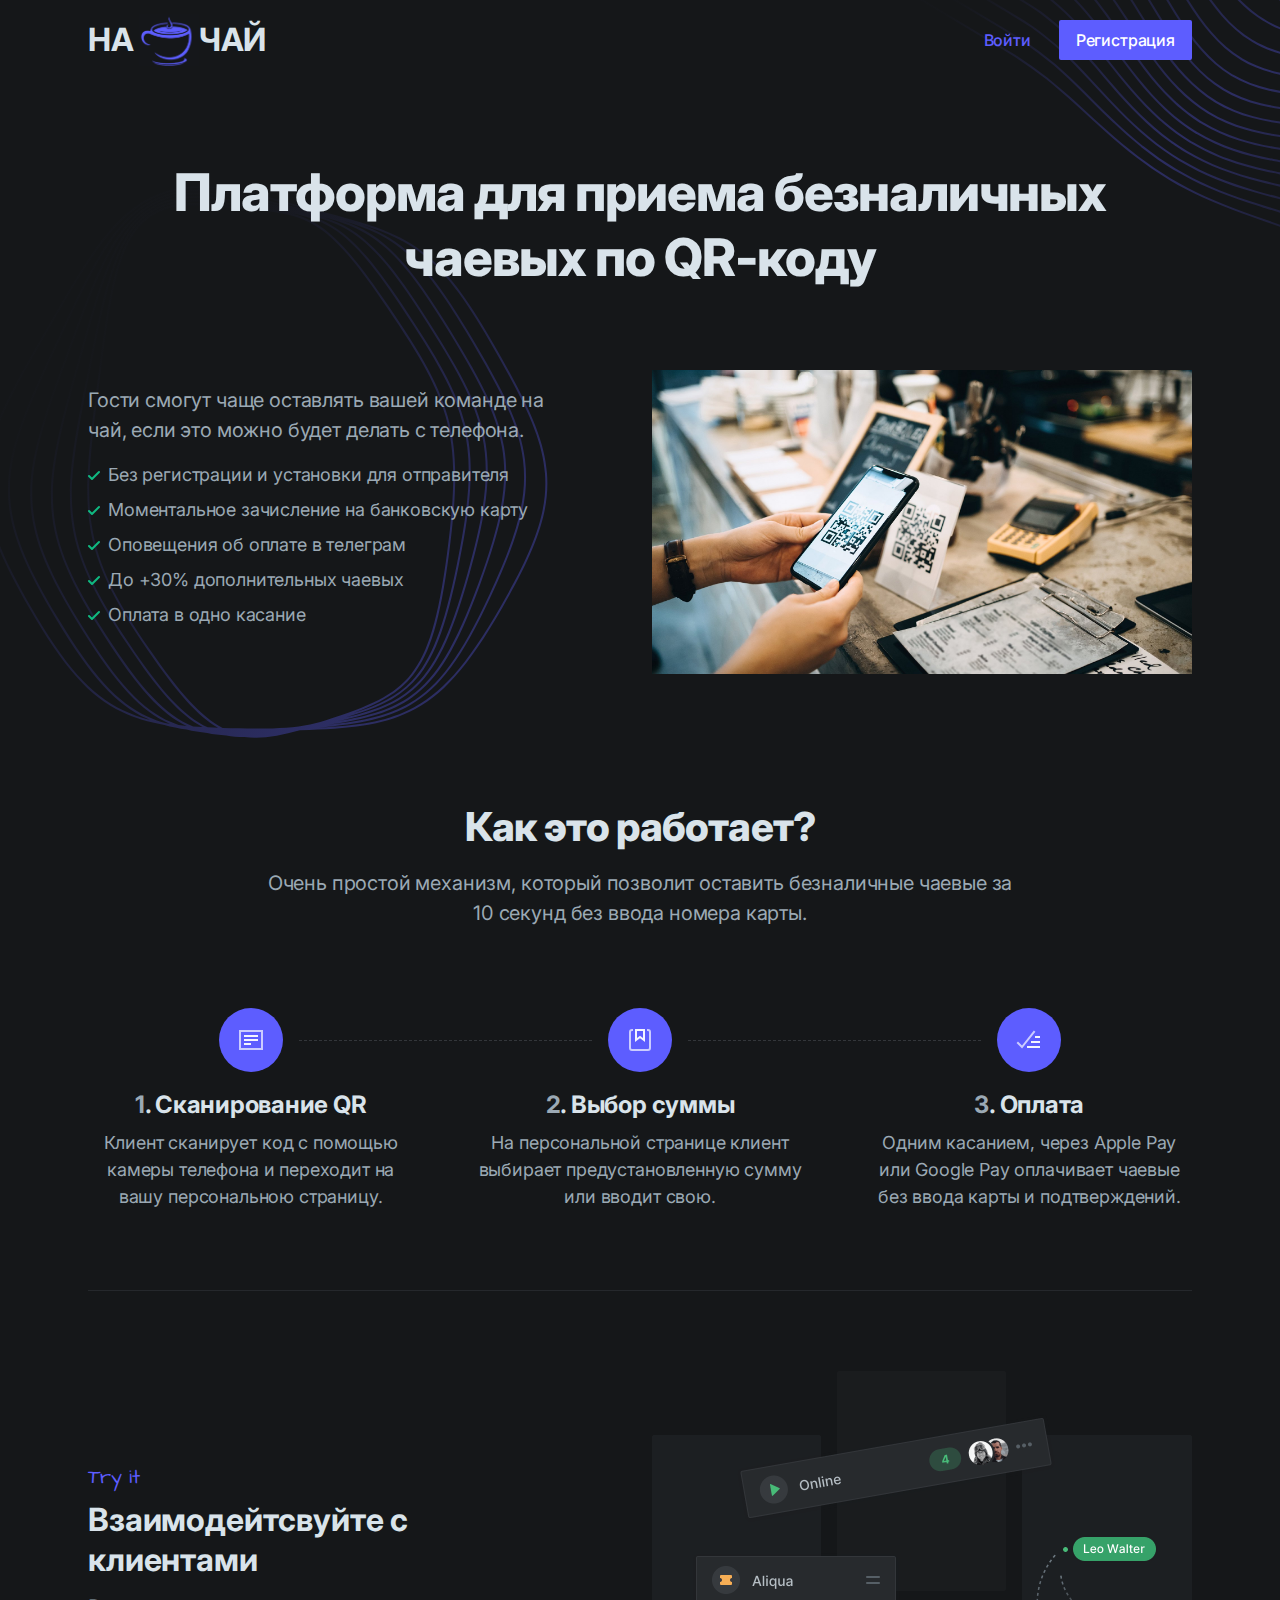
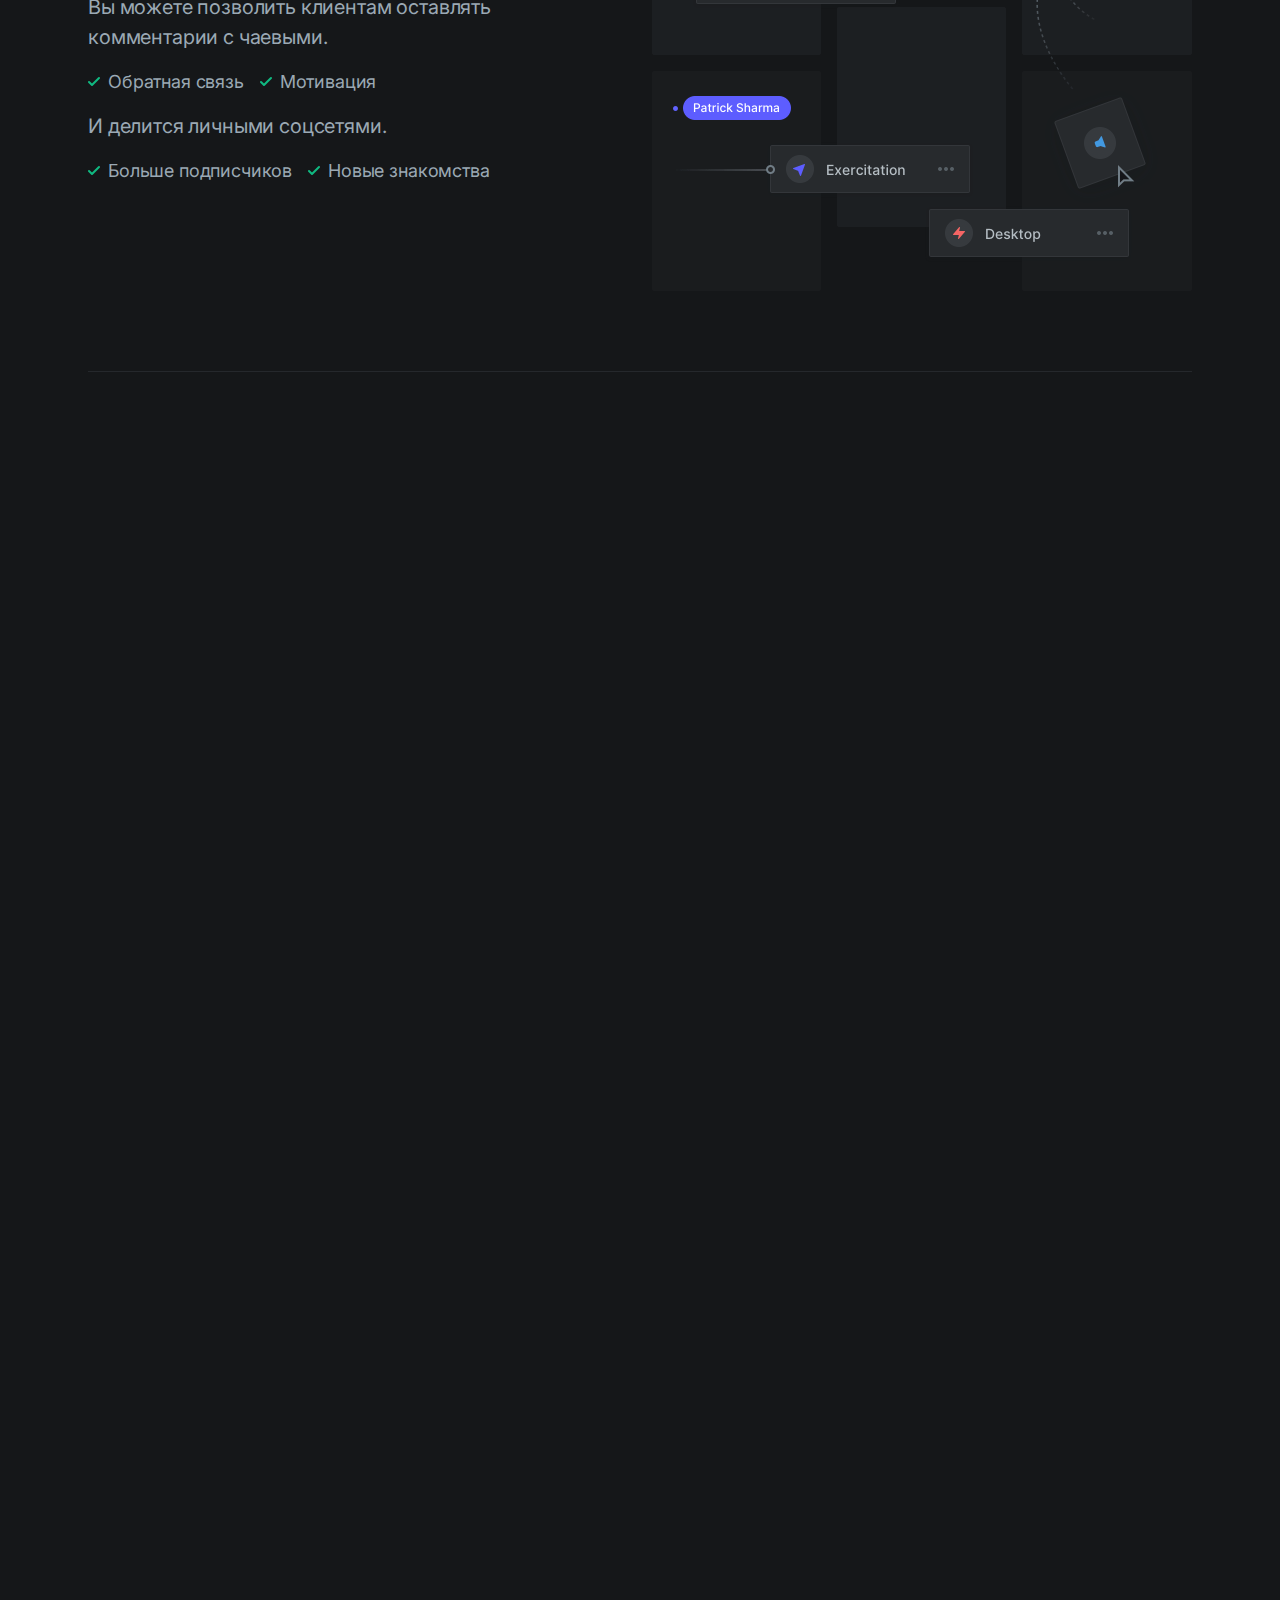
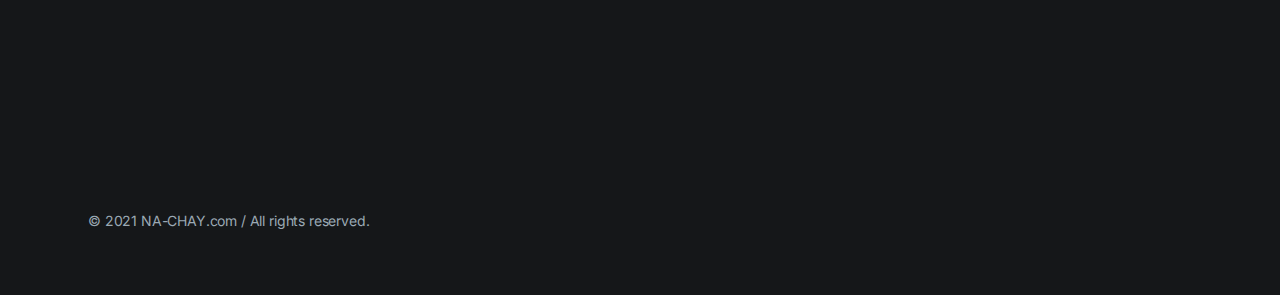
<file: index.html>
<!DOCTYPE html>
<!-- saved from url=(0035)https://preview.cruip.com/open-pro/ -->
<html lang="en">

<head>
  <meta http-equiv="Content-Type" content="text/html; charset=UTF-8">
  <title>На чай - Платформа для приема безналичных чаевых по QR-коду</title>
  <meta name="viewport" content="width=device-width,initial-scale=1">
  <meta name="mobile-web-app-capable" content="yes">
  <meta name="theme-color" content="#fff">
  <meta name="application-name" content="open-pro-html">
  <meta name="apple-mobile-web-app-capable" content="yes">
  <meta name="apple-mobile-web-app-status-bar-style" content="black-translucent">
  <meta name="apple-mobile-web-app-title" content="open-pro-html">
  <link href="./static/style.1da29ca7cebf653459d9.css" rel="stylesheet">
</head>

<body class="rf fj j ft fz" data-aos-easing="ease-out-sine" data-aos-duration="600" data-aos-delay="0">
  <div class="ng nx ob ut">
    <header class="av la ll">
      <div class="og iw up ho">
        <div class="ng nq rr rj">
          <div class="ng ro sc">
            <h3 class="h3 aos-init aos-animate" style="margin:auto; margin-right:5px;" data-aos="fade-up">НА </h3>
            <a class="nv" href="" aria-label="Na-chay.com">
              <img src="./static/na-chay-logo.png" width="60" height="60" alt="">
            </a>
            <h3 class="h3 aos-init aos-animate" style="margin:auto;" data-aos="fade-up">ЧАЙ</h3>
          </div>
          <nav class="nw hm h_">
            <ul class="ng rs rt nk nq">
              <li><a class="rc text-purple-600 fm up ul ng nq cu cp cc" href="">Войти</a></li>
              <li><a class="r az tr th sf" href="">Регистрация</a></li>
            </ul>
          </nav>
          <div class="hy" x-data="{ expanded: false }">
            <button class="l" :class="{ &#39;active&#39;: expanded }" @click.stop="expanded = !expanded" aria-controls="mobile-nav" :aria-expanded="expanded">
              <span class="g">Меню</span>
              <svg
                class="lr rw a_ fn fm cu cp cc" viewBox="0 0 24 24" xmlns="http://www.w3.org/2000/svg">
                <rect y="4" width="24" height="2" rx="1"></rect>
                <rect y="11" width="24" height="2" rx="1"></rect>
                <rect y="18" width="24" height="2" rx="1"></rect>
              </svg>
            </button>
            <nav id="mobile-nav" class="av ak lf ax la up ho ut co cv cc" x-ref="mobileNav" :style="expanded ? &#39;max-height: &#39; + $refs.mobileNav.scrollHeight + &#39;px; opacity: 1&#39; : &#39;max-height: 0; opacity: .8&#39;"
              @click.away="expanded = false" @keydown.escape.window="expanded = false" style="max-height: 0; opacity: .8">
              <ul class="_ up ua">
                <li><a class="ng rc la text-purple-600 fm ua rn" href="">Войти</a></li>
                <li><a class="rc la ny nq rn nu tg up ua iv nn az tr th cu cp cc" href="">Регистрация</a></li>
              </ul>
            </nav>
          </div>
        </div>
      </div>
    </header>
    <main class="rs">
      <div class="am og iw rd ap" aria-hidden="true"><svg class="av ay ab ly lj os" width="722" height="320" fill="none" xmlns="http://www.w3.org/2000/svg">
          <defs>
            <lineargradient id="illustration-01" x1="-4.14" y1="43.12" x2="303.145" y2="391.913" gradientUnits="userSpaceOnUse">
              <stop stop-color="#5D5DFF" stop-opacity=".01"></stop>
              <stop offset=".538" stop-color="#5D5DFF" stop-opacity=".32"></stop>
              <stop offset="1" stop-color="#5D5DFF" stop-opacity=".01"></stop>
            </lineargradient>
          </defs>
          <path
            d="M292.512 0h-2.485c4.1 5.637 8.143 10.76 12.185 15.446 9.096 10.552 19.043 19.174 29.583 25.644l1.077.653c10.95 6.545 23.653 11.451 37.755 14.581 10.83 2.404 22.918 4.156 36.801 5.33 1.983.167 4.003.323 6.061.467l8.683.586 13.802.908c7.255.481 14.609.992 21.813 1.59 15.862 1.32 29.664 3.387 42.19 6.323 12.94 3.037 25.656 7.543 37.793 13.392 10.864 5.262 21.212 11.088 33.257 18.156l4.89 2.881 8.261 4.882 8.936 5.294c4.433 2.63 8.802 5.225 13.05 7.75l111.75 66.854-.302 17.311-119.133-71.27-8.026-4.755c-5.739-3.402-11.479-6.804-17.226-10.201l-8.627-5.093-2.22-1.304c-9.734-5.702-20.902-12.052-32.624-17.476-12.24-5.606-25.329-9.783-38.902-12.416-12.707-2.466-26.845-4.136-43.222-5.103-5.134-.304-10.349-.577-15.499-.837l-12.699-.634c-5.501-.278-11.071-.572-16.549-.903-16.278-.983-30.242-2.79-42.691-5.52-13.922-3.054-26.434-7.865-37.189-14.297l-.216-.13c-10.674-6.415-20.743-15.096-29.926-25.804-7.789-9.08-15.45-19.67-23.372-32.305h-2.375c8.231 13.22 16.162 24.228 24.215 33.613 9.087 10.589 19.033 19.232 29.585 25.71l1.05.638c10.95 6.546 23.663 11.436 37.786 14.533 12.543 2.753 26.61 4.574 43 5.565 6.569.396 13.266.739 19.819 1.066l9.412.47c5.157.26 10.38.533 15.519.837 16.294.964 30.346 2.622 42.959 5.07 13.438 2.609 26.375 6.737 38.446 12.27 11.344 5.25 22.063 11.267 34.668 18.686 11.234 6.623 22.437 13.273 33.62 19.911l.134.079L717.605 210.4l-.118 6.611-9.378 5.2-118.373-70.814-5.613-3.333c-6.164-3.66-12.333-7.322-18.511-10.98l-9.728-5.749c-10.269-6.053-22.289-12.98-34.985-18.587-12.052-5.285-25.318-9.17-39.43-11.549-12.67-2.137-26.94-3.58-43.621-4.412a2849 2849 0 00-9.384-.446l-12.33-.569c-7.68-.36-15.464-.752-23.091-1.24-16.073-1.029-29.986-2.919-42.533-5.775-13.463-3.07-25.643-7.76-36.221-13.946l-1.1-.652c-10.681-6.42-20.782-15.045-30.025-25.638-8.423-9.651-16.628-20.952-25.086-34.547-2.86-4.598-5.712-9.285-8.535-13.974h-2.353c3.03 5.04 6.097 10.089 9.174 15.034 8.522 13.69 16.789 25.075 25.276 34.805 9.117 10.456 19.078 19.029 29.623 25.503l1.107.67c10.957 6.551 23.633 11.496 37.678 14.698 12.632 2.88 26.648 4.784 42.85 5.822 7.628.488 15.41.88 23.084 1.24l8.893.411c4.29.197 8.577.395 12.857.607l2.743.143c15.419.84 28.74 2.232 40.645 4.241 13.952 2.352 27.06 6.192 38.957 11.41 11.732 5.179 22.905 11.511 32.637 17.221l2.138 1.258a8484.147 8484.147 0 0118.821 11.139l15.013 8.911 117.373 70.217-15.197 8.425-109.893-65.739a12699.359 12699.359 0 00-33.842-20.079l-2.513-1.48c-10.108-5.938-20.911-12.023-32.56-16.979-11.955-5.048-25.326-8.759-39.741-11.026-12.693-1.997-26.58-3.346-43.705-4.248l-14.663-.763c-9.945-.525-20.054-1.099-29.906-1.866-15.822-1.231-29.613-3.321-42.162-6.387-13.681-3.341-26.103-8.316-36.925-14.783l-.238-.142c-10.726-6.447-20.889-14.965-30.212-25.321-8.603-9.56-16.927-20.658-25.447-33.931-6.08-9.475-12.083-19.349-17.921-29.011h-2.336c1.509 2.496 3.032 5.009 4.56 7.525 2.933 4.83 5.897 9.678 8.894 14.474.465.745.933 1.48 1.401 2.217.278.438.556.875.833 1.315l1.922 3.046.968 1.52c8.573 13.361 16.963 24.544 25.646 34.19 9.188 10.206 19.186 18.655 29.736 25.131l1.174.712c10.991 6.569 23.6 11.619 37.474 15.009 12.661 3.092 26.556 5.198 42.483 6.437 9.865.768 19.977 1.343 29.925 1.868l14.695.766c17.014.891 30.836 2.234 43.498 4.225 14.254 2.242 27.468 5.907 39.272 10.892 12.491 5.314 24.059 11.973 34.838 18.339 11.306 6.68 22.581 13.381 33.836 20.076l108.895 65.144-15.191 8.432-135.199-80.881-3.428-1.983c-9.651-5.569-20.371-11.579-31.743-16.306-11.852-4.927-25.245-8.594-39.809-10.901l-1.755-.272c-11.757-1.794-24.735-3.133-40.57-4.187l-9.563-.627c-11.892-.788-24.004-1.646-35.753-2.81-15.522-1.538-29.148-3.901-41.66-7.223-13.481-3.58-25.829-8.692-36.702-15.191l-.258-.155c-10.768-6.471-21.01-14.855-30.446-24.92-8.819-9.41-17.308-20.236-25.953-33.101-6.81-10.136-13.402-20.596-19.809-30.87l-3.821-6.139A784.13 784.13 0 00213.574 0h-2.377a797.304 797.304 0 014.292 6.818l3.839 6.166c6.435 10.32 13.049 20.813 19.831 30.9 8.707 12.96 17.262 23.87 26.152 33.353 9.273 9.894 19.32 18.185 29.882 24.665l1.256.761c11.03 6.594 23.55 11.777 37.214 15.406 12.614 3.351 26.344 5.732 41.976 7.281 12.999 1.288 26.422 2.201 39.508 3.059l4.682.305 3.533.238c15.49 1.079 28.215 2.449 39.802 4.28 14.392 2.276 27.633 5.899 39.354 10.771 12.615 5.243 24.474 12.113 34.925 18.167l.004.002 134.169 80.265-15.194 8.418-126.705-75.799-3.424-1.993c-9.642-5.598-20.351-11.637-31.706-16.377-11.784-4.92-25.128-8.664-39.66-11.129l-1.632-.273c-11.217-1.848-23.778-3.36-39.208-4.72l-2.278-.198c-5.128-.438-10.212-.88-15.25-1.341l-2.682-.248c-2.236-.209-4.461-.424-6.679-.644a922.679 922.679 0 01-9.956-1.044 621.162 621.162 0 01-4.88-.56l-4.086-.492c-15.234-1.908-28.673-4.582-41.088-8.177-13.282-3.846-25.55-9.105-36.465-15.627-10.916-6.535-21.343-14.825-30.979-24.662-9.015-9.203-17.69-19.72-26.52-32.151a645.536 645.536 0 01-3.61-5.142c-5.904-8.495-11.711-17.27-17.283-25.798l-4.663-7.147c-4.16-6.357-8.022-12.084-11.691-17.333h-2.443c4.089 5.816 8.415 12.229 13.13 19.453l3.563 5.466c5.831 8.932 11.941 18.178 18.228 27.198 1.046 1.5 2.093 2.99 3.144 4.468 8.888 12.517 17.629 23.112 26.722 32.393 9.373 9.567 19.481 17.695 30.065 24.181l1.317.797c11.061 6.612 23.487 11.938 36.933 15.832 12.515 3.624 26.057 6.32 41.397 8.24l1.647.192a658.952 658.952 0 0011.469 1.303c1.956.208 3.919.409 5.89.604l3.27.32 4.723.446 1.443.133c3.766.343 7.545.681 11.352 1.012l6.086.526c16.116 1.42 29.094 3.007 40.683 4.973 14.384 2.439 27.58 6.14 39.227 11.002 12.623 5.268 24.453 12.169 34.883 18.253l.003.002 125.701 75.197-15.191 8.422-118.241-70.735-4.584-2.679c-9.331-5.431-19.619-11.216-30.431-15.858-11.836-5.081-24.695-8.904-39.315-11.688l-1.55-.292c-11.408-2.121-23.837-3.9-39.899-5.712l-5.712-.642c-11.977-1.355-25.348-2.954-38.236-4.945-14.942-2.308-28.187-5.309-40.496-9.175-13.07-4.103-25.259-9.506-36.226-16.063l-.274-.164-1.352-.84-.226-.139c-.759-.466-1.517-.932-2.272-1.416-7.736-4.973-15.239-10.75-22.381-17.235a45.03 45.03 0 00-.466-.418 45.818 45.818 0 01-.619-.558l-.245-.232a184.96 184.96 0 01-3.418-3.247c-9.21-8.984-18.082-19.176-27.125-31.162l-1.507-2.007c-7.269-9.72-14.35-19.8-22.529-31.663l-2.095-3.036C191.451 18.119 184.439 8.547 177.667 0h-2.657l.351.44c6.939 8.712 14.099 18.463 22.92 31.212l4.604 6.67c7.71 11.14 14.515 20.748 21.574 30.104 9.105 12.066 18.043 22.332 27.324 31.388a182.785 182.785 0 006.033 5.607c.197.175.393.352.589.53.294.266.588.532.886.791l.924.784c6.103 5.256 12.444 10.01 18.967 14.195a154.57 154.57 0 002.946 1.835l.107.065 1.171.728c11.104 6.637 23.436 12.104 36.656 16.252 12.403 3.897 25.745 6.921 40.788 9.244 11.799 1.824 23.991 3.318 35.153 4.597l9.965 1.126c16.237 1.849 28.714 3.668 40.21 5.857 14.466 2.752 27.19 6.533 38.9 11.561 12.537 5.383 24.361 12.314 34.787 18.427l117.21 70.118-15.191 8.421L512.24 204.3l-3.584-2.109c-10.661-6.26-20.553-11.929-31.029-17.158a246.546 246.546 0 00-39.045-12.038l-1.519-.33c-10.674-2.296-22.3-4.33-37.111-6.49l-8.817-1.268c-11.414-1.652-24.095-3.579-36.516-5.887-14.656-2.725-27.709-6.054-39.904-10.176-12.886-4.357-24.999-9.899-36.003-16.476l-.252-.152c-.387-.233-.773-.475-1.159-.716l-.612-.381-1.432-.881a77.05 77.05 0 01-.713-.449 185.943 185.943 0 01-17.595-12.766l-2.244-1.846a43.697 43.697 0 01-.657-.567c-.152-.133-.304-.266-.458-.398a196.7 196.7 0 01-6.393-5.701c-9.373-8.753-18.441-18.622-27.72-30.171-8.247-10.263-16.376-21.13-23.997-31.474l-1.625-2.207c-10.181-13.846-18.17-24.081-25.906-33.187A247.583 247.583 0 00157.567 0h-2.792c4.039 4.13 7.93 8.395 11.652 12.773l1.479 1.75c6.919 8.238 14.145 17.51 23.055 29.582l1.284 1.744c8.079 10.986 16.779 22.68 25.673 33.749 9.322 11.602 18.452 21.539 27.917 30.379 9.896 9.246 20.49 17.285 31.493 23.898l.36.215c11.126 6.65 23.368 12.253 36.39 16.654 12.285 4.153 25.427 7.505 40.177 10.246 12.72 2.362 25.519 4.317 40.669 6.488l1.523.217c17.103 2.446 29.966 4.684 41.708 7.257a244.644 244.644 0 0138.692 11.929c11.568 5.779 22.862 12.355 34.371 19.142l108.742 65.054-15.19 8.421-101.26-60.575-3.468-2.05a1552.578 1552.578 0 00-6.779-3.978l-2.69-1.566-1.575-.908-2.67-1.532c-5.735-3.273-11.4-6.398-17.219-9.413l-.066-.032c-12.547-5.416-25.459-9.837-38.379-13.139l-2.233-.563c-10.238-2.551-21.443-4.901-35.655-7.477l-9.452-1.694c-1.537-.277-3.051-.552-4.545-.825l-3.732-.687-2.514-.469-3.59-.676-1.796-.344-3.274-.636-1.95-.384-3.295-.658-1.788-.366-3.524-.728c-.949-.199-1.894-.405-2.84-.608l-.591-.126c-.539-.115-1.078-.229-1.615-.347-14.382-3.144-27.244-6.797-39.322-11.163a218.82 218.82 0 01-9.406-3.645c-9.169-3.803-17.92-8.182-26.125-13.066l-.279-.162c-9.917-5.981-19.604-12.98-28.777-20.894l-1.144-.994-.654-.57c-.389-.338-.778-.676-1.163-1.02-9.55-8.551-18.812-18.102-28.316-29.201-8.47-9.886-16.85-20.337-24.714-30.283l-3.029-3.833c-9.828-12.4-17.695-21.758-25.346-30.158-7.939-8.71-16.62-17.003-25.89-24.728h-3.138c9.865 8.07 19.126 16.835 27.547 26.073l1.013 1.116c7.109 7.86 14.507 16.678 23.615 28.146l5.354 6.767c7.38 9.31 15.181 18.996 23.065 28.2 9.568 11.168 18.891 20.782 28.501 29.389.324.29.652.575.98.86l.6.522.579.51c.552.486 1.104.973 1.662 1.45l.286.24c8.422 7.173 17.248 13.598 26.321 19.144l1.441.872.463.272c8.276 4.93 17.114 9.352 26.381 13.194a220.411 220.411 0 009.496 3.683c12.134 4.391 25.079 8.065 39.575 11.235l1.099.236 3.958.844 1.705.353c1.208.251 2.418.502 3.637.749l3.247.648 2.677.527 3.178.614 3.25.617 2.998.563 4.977.917 5.067.919 8.782 1.575c15.209 2.756 26.956 5.251 37.752 8.01 12.776 3.264 25.577 7.645 38.047 13.024l1.904 1 .789.414c.531.278 1.063.557 1.591.839l1.105.598c1.069.574 2.137 1.148 3.2 1.73l1.089.604.006.003c1.053.581 2.107 1.162 3.159 1.751l1.608.91c.877.493 1.753.986 2.628 1.485l3.042 1.748 2.079 1.202c4.012 2.329 8.022 4.698 12.057 7.091l100.266 59.981-15.19 8.422-92.779-55.501c-10.863-6.503-22.453-13.383-34.263-19.76-11.843-5.511-24.426-10.458-37.446-14.719-12.293-3.312-25.504-6.48-40.387-9.682l-4.924-1.062c-11.569-2.504-23.679-5.197-35.642-8.211-14.103-3.551-26.783-7.514-38.762-12.117-12.569-4.829-24.546-10.625-35.596-17.23-11.007-6.555-21.797-14.378-31.99-23.144-9.691-8.335-19.142-17.58-28.897-28.263-8.313-9.103-16.341-18.416-23.934-27.33l-5.251-6.169c-9.047-10.589-17.348-19.903-25.346-28.435-9.762-9.395-19.915-18.108-30.223-25.931-5.842-3.907-11.708-7.64-17.952-11.493h-3.842c7.293 4.462 13.996 8.696 20.624 13.13 10.231 7.766 20.324 16.427 29.962 25.706l1.775 1.9c7.715 8.294 15.754 17.361 24.482 27.613l5.88 6.91c7.932 9.29 15.017 17.432 22.341 25.455 9.833 10.764 19.341 20.065 29.07 28.432a240.266 240.266 0 0015.696 12.406c.753.545 1.51 1.077 2.268 1.61l.378.266 1.303.923c.887.614 1.779 1.213 2.671 1.811l.142.095 1.279.865.93.603.931.6.407.263c.673.437 1.347.873 2.024 1.299l.436.268c1.113.698 2.228 1.391 3.349 2.065l.453.271c11.169 6.669 23.249 12.517 35.904 17.38 12.032 4.626 24.787 8.613 38.991 12.187 12.789 3.22 26.028 6.14 37.738 8.667l2.894.624c14.849 3.194 28.027 6.353 40.236 9.643 12.907 4.223 25.405 9.136 37.149 14.602 11.083 5.989 21.888 12.372 32.07 18.466l93.812 56.122-15.191 8.421-84.3-50.429c-10.283-6.155-20.389-12.172-30.664-17.976l-3.474-1.95c-11.758-5.82-24.11-11.14-36.755-15.829-11.699-3.754-24.048-7.317-37.696-10.878l-8.257-2.141c-10.959-2.847-22.15-5.798-33.191-8.973-13.907-3.999-26.402-8.276-38.201-13.075-11.934-4.857-23.372-10.492-34.022-16.762l-1.878-1.116c-10.885-6.542-21.554-14.117-31.716-22.519-9.807-8.105-19.447-17.042-29.472-27.323l-1.878-1.931c-7.8-8.046-15.334-16.143-24.014-25.537l-2.106-2.28c-9.989-10.819-19.25-20.356-28.345-29.185-9.967-8.87-20.342-17.2-30.88-24.79-10.291-6.67-20.91-13.102-31.01-19.154L71.17 0h-3.91l12.012 7.186c10.623 6.356 21.932 13.164 33.066 20.378 10.437 7.52 20.76 15.807 30.647 24.604 9.031 8.771 18.267 18.282 28.237 29.077l4.565 4.94c7.373 7.969 15.399 16.577 23.471 24.848 10.079 10.334 19.771 19.32 29.627 27.469 10.238 8.463 20.983 16.092 31.947 22.682l.512.307c11.127 6.651 23.132 12.612 35.68 17.72 11.863 4.828 24.424 9.129 38.401 13.143 13.393 3.846 27.415 7.479 39.784 10.683l3.168.827c13.095 3.443 24.943 6.873 36.091 10.45 12.542 4.652 24.829 9.943 36.478 15.707 11.436 6.383 22.627 13.042 34.038 19.872l83.312 49.837-15.188 8.419-83.375-49.87c-8.949-5.339-17.01-10.109-25.31-14.885l-1.167-.669a445.552 445.552 0 00-36.095-16.888c-12.157-4.498-25.091-8.851-38.44-12.94l-12.683-3.877c-3.222-.987-6.465-1.985-9.711-2.992a1326.146 1326.146 0 01-16.497-5.223c-13.752-4.464-26.065-9.053-37.641-14.029-12.329-5.297-24.177-11.33-35.222-17.93-11.016-6.575-21.952-14.167-32.423-22.488l-.885-.709-.885-.715c-8.445-6.798-16.887-14.192-25.668-22.487l-1.74-1.647-.875-.833c-6.61-6.333-13.23-12.856-19.721-19.291l-9.127-9.06c-9.831-9.756-19.681-19.025-29.305-27.578a450.321 450.321 0 00-31.508-23.698l-1.346-.838c-9.307-5.829-18.72-11.514-28.315-17.26L37.99 0h-3.896l36.507 21.838c7.908 4.73 15.682 9.398 23.36 14.11l2.923 1.805 2.914 1.81c.417.26.836.52 1.254.778.894.554 1.789 1.109 2.679 1.668a448.243 448.243 0 0131.305 23.547c9.573 8.506 19.396 17.751 29.196 27.478l9.203 9.136c6.472 6.417 13.074 12.923 19.671 19.24l1.028.976 1.024.969c8.639 8.189 16.952 15.511 25.26 22.246l1.247 1.006.674.544c.32.258.639.517.959.771 10.037 7.981 20.471 15.299 31.122 21.728l1.526.914c11.118 6.645 23.049 12.719 35.457 18.052 11.634 5 24.004 9.611 37.814 14.094 2.744.89 5.505 1.773 8.274 2.649 1.479.467 2.962.927 4.443 1.389l1.234.387c.824.259 1.649.518 2.474.774 3.406 1.057 6.809 2.104 10.189 3.139l12.309 3.763c13.313 4.078 26.21 8.418 38.296 12.889a446.07 446.07 0 0135.864 16.78c9.992 5.735 19.775 11.549 30.386 17.895l78.389 46.892-15.194 8.425-77.43-46.317a3615.384 3615.384 0 00-23.849-14.143 535.697 535.697 0 00-35.491-17.853c-11.788-4.911-24.05-9.655-37.499-14.509l-13.016-4.542c-8.326-2.912-16.772-5.887-25.069-8.901-13.567-4.932-25.698-9.833-37.086-14.982-12.204-5.519-23.993-11.665-35.041-18.267a351.216 351.216 0 01-32.639-22.173c-9.931-7.588-19.948-15.916-30.627-25.458-8.047-7.191-16.135-14.595-24.017-21.83l-5.649-5.187c-10.488-9.436-20.367-17.939-30.228-26.016a533.817 533.817 0 00-32.08-22.7l-2.994-1.831C82.682 46.58 72.182 40.299 62.823 34.704L4.807 0H.912L72.92 43.08A2667.18 2667.18 0 0195.09 56.503a531.987 531.987 0 0131.911 22.578c9.808 8.036 19.665 16.519 30.123 25.928l2.765 2.54c8.788 8.069 17.874 16.411 26.914 24.489 10.716 9.576 20.773 17.935 30.744 25.556 9.896 7.563 20.119 14.569 30.425 20.849l2.402 1.451c11.113 6.641 22.97 12.822 35.243 18.372 11.435 5.17 23.613 10.091 37.228 15.04 8.306 3.017 16.758 5.995 25.089 8.908l13.009 4.54c13.408 4.839 25.642 9.572 37.368 14.457a533.965 533.965 0 0135.304 17.759l2.985 1.755a4160.789 4160.789 0 0122.852 13.576L535.843 320l17.217-9.546.008.005 19.242-10.667-.003-.002 17.213-9.543-.004-.002 17.241-9.558-.003-.002 17.212-9.543-.001-.001 15.193-8.424.015.009 19.243-10.669-.017-.011 15.2-8.423.012.007 19.242-10.679-.011-.007 15.214-8.434.015.009 11.395-6.319.158-8.949-.032-.019.302-17.325.02.012.384-21.951-.018-.01.304-17.347.017.011.383-21.951-.005-.003.302-17.333.004.002.382-21.95-.011-.007.344-19.635L602.072 0h-3.894L719.98 72.867l-.303 17.33-102.535-61.341-7.049-4.107-7.64-4.461c-4.239-2.476-8.479-4.953-12.725-7.424l-6.674-3.872-2.309-1.327A778.468 778.468 0 00567.066 0h-4.202c5.968 3.215 12.285 6.749 19.184 10.726a4181.24 4181.24 0 0113.15 7.649l7.533 4.4c4.465 2.608 8.928 5.216 13.385 7.806l103.532 61.937-.302 17.328-110.945-66.372-19.166-11.105a2476.893 2476.893 0 00-15.007-8.622c-12.604-7.122-24.165-13.031-35.347-18.067A373.292 373.292 0 00525.486 0h-5.465a376.339 376.339 0 0118.035 7.506c11.125 5.01 22.633 10.892 35.182 17.984A2660.44 2660.44 0 01590.989 35.7l12.877 7.464 3.517 2.034 111.918 66.953-.302 17.334-119.342-71.396-12.521-7.206c-7.176-4.127-14.49-8.302-21.782-12.332-12.421-6.827-24.185-12.421-35.962-17.105-1.516-.6-3.046-1.19-4.589-1.77-10.806-4.067-22.282-7.67-34.189-10.734-9.091-2.324-18.353-4.392-27.412-6.295-3.021-.635-6.02-1.253-8.982-1.854L450.3 0h-9.853c2.507.54 5.097 1.08 7.781 1.623l1.19.24c13.106 2.628 27.11 5.54 40.699 9.015a370.4 370.4 0 015.046 1.338c11.707 3.197 22.952 6.92 33.492 11.09 11.72 4.662 23.408 10.222 35.735 16.996 6.44 3.562 12.9 7.237 19.266 10.89l14.983 8.622 120.325 71.983-.302 17.335-93.969-56.217-10.422-6.176c-4.801-2.849-9.609-5.696-14.422-8.543-1.202-.711-2.402-1.423-3.602-2.135a2375.985 2375.985 0 00-5.41-3.203l-3.604-2.12c-9.694-5.69-20.038-11.642-30.765-17.346-12.322-6.525-24.316-11.757-36.67-15.989-12.4-4.23-25.9-7.693-40.126-10.298-13.015-2.383-26.346-4.282-39.321-6.094l-2.987-.417c-16.378-2.284-29.489-4.811-41.267-7.95C384.335 9.511 373.496 5.264 363.804 0h-4.102c10.613 6.161 22.673 11.065 35.873 14.583 11.859 3.16 25.047 5.7 41.505 7.996l5.978.835c12.006 1.685 24.268 3.47 36.248 5.662 14.127 2.587 27.533 6.027 39.839 10.223 12.25 4.2 24.15 9.388 36.378 15.866 12.032 6.395 23.592 13.114 34.293 19.42l9.022 5.336c4.807 2.844 9.613 5.69 14.41 8.537l9.203 5.462 96.153 57.517-.304 17.337-91.088-54.493-1.005-.6-10.289-6.156-.864-.513c-7.208-4.278-14.418-8.556-21.639-12.828l-11.341-6.697-3.644-2.139c-9.796-5.733-20.213-11.667-30.881-17.1-12.225-6.18-24.819-11.15-37.435-14.772-12.55-3.585-26.099-6.252-41.42-8.152-10.731-1.331-21.784-2.408-32.573-3.433l-10.945-1.038c-16.544-1.586-29.916-3.67-42.083-6.562-13.402-3.188-25.541-7.93-36.101-14.107l-1.089-.646C337.306 14.371 329.064 7.818 321.325 0h-2.798c7.986 8.28 16.517 15.224 25.435 20.699l1.109.672c10.943 6.546 23.582 11.549 37.567 14.87 12.256 2.912 25.714 5.011 42.354 6.606l14.532 1.381c9.629.922 19.412 1.904 28.931 3.085 15.215 1.886 28.665 4.534 41.116 8.09 12.489 3.584 24.966 8.509 37.081 14.633 10.619 5.409 21.008 11.325 30.779 17.044l3.696 2.17c10.23 6.033 20.434 12.084 30.622 18.128l106.529 63.712-.304 17.339-110.852-66.315c-4.859-2.885-9.723-5.77-14.591-8.654l-19.185-11.345-2.584-1.516c-11.514-6.739-21.542-12.354-32.112-17.48-12.288-5.92-25.144-10.475-38.208-13.537-12.624-2.959-26.519-5.042-42.481-6.368-7.233-.602-14.611-1.115-21.889-1.597l-13.793-.907-8.66-.584a425.314 425.314 0 01-6.015-.464c-13.793-1.166-25.794-2.905-36.536-5.29-13.526-3.002-25.737-7.657-36.307-13.84l-1.039-.616c-10.685-6.422-20.774-15.094-29.988-25.776-3.723-4.317-7.449-9.01-11.222-14.14z"
            fill="url(#illustration-01)"></path>
        </svg></div>
      <section>
        <div class="og iw up ho am">
          <div class="av ax aw ou nw vi ap aos-init aos-animate" aria-hidden="true" data-aos="fade-up" data-aos-delay="400"><svg class="oy" width="564" height="552" viewBox="0 0 564 552" fill="none" xmlns="http://www.w3.org/2000/svg">
              <defs>
                <lineargradient id="illustration-02" x1="-3.766" y1="300.204" x2="284.352" y2="577.921" gradientUnits="userSpaceOnUse">
                  <stop stop-color="#5D5DFF" stop-opacity=".01"></stop>
                  <stop offset="1" stop-color="#5D5DFF" stop-opacity=".32"></stop>
                </lineargradient>
              </defs>
              <path fill-rule="evenodd" clip-rule="evenodd"
                d="M151.631 22.954c19.025-13.987 40.754-20.902 67.157-20.902 18.865 0 40.12 3.534 64.461 10.542 15.855 4.566 30.274 8.448 43.282 11.908-3.117-.73-6.316-1.474-9.604-2.238-13.789-3.205-29.419-6.84-46.941-11.331C153.37-18.963 125.867 40.456 75.939 148.322l-.003.006a7576.221 7576.221 0 01-7.711 16.624c-29.474 63.279-43.616 99.759-44.264 135.927-.659 36.738 12.251 72.311 47.633 131.253 35.391 58.957 60.19 86.192 91.501 100.484.962.439 1.93.865 2.905 1.279-9.73-2.472-18.561-5.625-26.916-9.633-32.753-15.71-57.88-43.982-92.714-104.315-34.834-60.333-46.755-96.23-43.984-132.449 2.732-35.713 20.082-71.213 55.526-132.603a7349.326 7349.326 0 009.317-16.2l.004-.007c29.787-51.892 53.315-92.88 84.398-115.734zm34.507 514.934a241.712 241.712 0 01-5.151-.83c-5.964-1.702-11.607-3.772-17.062-6.262-30.898-14.104-55.459-41.124-90.616-99.693-35.167-58.584-48-93.868-47.349-130.187.642-35.809 14.725-72.101 44.078-135.12 2.513-5.395 4.96-10.683 7.356-15.857l.357-.771.002-.005c24.651-53.256 44.122-95.32 71.478-119.633 18.318-16.282 40.065-24.26 67.588-24.26 15.567 0 32.985 2.554 52.67 7.6 14.706 3.77 28.076 6.935 40.144 9.75-2.797-.558-5.665-1.125-8.609-1.707h-.003l-.003-.001-.053-.01h-.001c-12.823-2.535-27.354-5.407-43.664-9.044C148.495-12.404 126.33 48.27 86.092 158.42l-.004.011-.016.042a8434.991 8434.991 0 01-6.201 16.936c-23.765 64.604-34.847 101.709-33.55 137.844C47.638 349.957 61.359 384.852 96.945 442c35.541 57.077 59.736 83.093 89.193 95.888zm16.598 2.005a338.416 338.416 0 01-8.148-.869 103.656 103.656 0 01-7.5-2.904c-28.737-12.428-53.535-39.114-88.445-95.176-35.381-56.82-49.02-91.447-50.323-127.762-1.285-35.802 9.756-72.729 33.428-137.083 1.94-5.276 3.831-10.449 5.683-15.517l.007-.017.007-.021.522-1.427c19.862-54.372 35.55-97.317 59.408-122.911C172.358 9.403 206.126 2.494 256.864 13.81c13.649 3.043 26.048 5.55 37.243 7.773-2.531-.411-5.124-.828-7.785-1.255l-.071-.011h-.003c-11.906-1.914-25.397-4.082-40.56-6.926C144.349-5.618 127.156 56.06 95.945 168.03l-.003.009a8355.73 8355.73 0 01-4.821 17.248c-18.45 65.652-26.689 103.234-23.608 139.244 3.09 36.109 18.017 71.465 53.24 126.105 33.482 51.938 56.333 76.988 81.983 89.257zm15.827 1.2a485.788 485.788 0 01-9.653-.664l-.264-.107c-27.037-11.022-51.209-36.471-86.212-90.77-35.484-55.044-49.829-88.975-52.928-125.19-3.055-35.705 5.157-73.119 23.541-138.534a8620.925 8620.925 0 004.497-16.087l.325-1.165.002-.006c15.402-55.255 27.568-98.9 48.147-125.608 16.123-20.925 37.347-30.952 66.801-30.952 9.869 0 20.667 1.127 32.5 3.347 12.636 2.37 24.106 4.27 34.467 5.944-2.277-.28-4.608-.562-6.997-.85h-.001l-.001-.001h-.001c-11.054-1.338-23.584-2.855-37.688-4.97-94.204-14.122-106.775 48.314-129.594 161.65l-.003.014-.047.235-.002.008a8400.92 8400.92 0 01-3.479 17.22c-13.513 66.44-19.115 104.361-14.4 140.163 4.727 35.898 20.289 70.48 55.506 123.345 31.385 47.111 52.956 71.08 75.484 82.978zm15.539.719a709.825 709.825 0 01-10.437-.441c-23.548-10.908-46.233-35.298-78.922-84.366-35.486-53.268-50.443-86.468-55.187-122.497-3.728-28.301-2.526-56.394 14.377-139.503 1.21-5.95 2.383-11.773 3.529-17.466 11.26-55.927 20.154-100.102 37.666-127.768 18.294-28.901 45.951-38.863 89.673-32.313 11.708 1.755 22.326 3.099 31.917 4.27-2.072-.167-4.193-.334-6.366-.505h-.002l-.018-.002c-10.221-.803-21.804-1.714-34.864-3.146-87.388-9.576-95.67 53.388-110.705 167.692l-.002.014-.047.36c-.74 5.623-1.496 11.372-2.28 17.244-8.937 66.993-12.098 105.125-5.896 140.639 6.221 35.612 22.326 69.391 57.443 120.48 29.544 42.981 49.981 65.798 70.121 77.308zm54.655.656c-2.322.006-4.68.009-7.073.009-15.823 0-30.079-.135-43.037-.519-20.923-10.699-42.32-33.928-73.018-78.587-35.393-51.49-50.874-83.93-57.12-119.691-4.907-28.091-5.274-56.21 5.907-140.03.786-5.887 1.544-11.65 2.286-17.287v-.001l.042-.32c7.418-56.4 13.278-100.948 27.923-129.427 13.148-25.57 33.385-37.482 64.556-37.482 5.049 0 10.388.312 16.027.93 13.049 1.43 24.617 2.341 34.829 3.145h.001l.114.009h.001c59.526 4.682 79.579 6.26 136.926 89.687 36.003 52.377 54.831 83.312 64.453 117.449 9.765 34.64 10.139 71.93 1.38 137.589-8.64 64.766-18.645 98.41-35.683 119.994-16.965 21.491-41.268 32.104-86.06 46.46-1.661.532-3.296 1.052-4.905 1.56a1391.5 1391.5 0 01-10.245 2.482 1345.267 1345.267 0 01-11.347 1.958 1812.762 1812.762 0 01-12.481 1.367 2129.386 2129.386 0 01-13.476.705zm27.18 1.709c50.448-1.039 82.218-5.164 109.211-18.112 33.159-15.904 58.522-44.394 93.581-105.118 35.06-60.724 47.051-96.934 44.246-133.603-2.762-36.096-20.19-71.792-55.788-133.449-56.949-98.64-86.21-106.404-173.068-129.448l-.056-.014c-14.774-3.92-31.516-8.363-50.261-13.76C159.031-25.254 125.808 32.624 65.497 137.694l-.002.003a6915.634 6915.634 0 01-9.316 16.197C20.581 215.552 3.154 251.247.392 287.344c-2.806 36.669 9.186 72.879 44.245 133.603 35.06 60.724 60.423 89.214 93.582 105.118 12.593 6.04 26.224 10.16 42.307 12.943 6.906 1.966 14.23 3.443 22.172 4.508 6.442 1.628 13.241 2.748 20.583 3.429 5.999 1.314 12.297 2.105 19.071 2.433 5.603 1.028 11.455 1.517 17.722 1.517l.314-.001c3.67.505 7.416.742 11.25.742 13.466 0 28.027-2.926 44.299-7.459zm18.196-2.551c42.427-3.518 69.755-9.295 92.704-22.832 29.646-17.487 51.462-47.164 80.495-109.498 29.027-62.318 38.148-99.046 33.653-135.513-4.425-35.901-22.303-70.703-58.23-130.556-39.939-66.535-65.307-89.912-104.239-104.3 53.844 16.863 81.528 37.31 126.939 115.968 35.443 61.39 52.793 96.891 55.525 132.603 2.772 36.219-9.149 72.116-43.983 132.449-34.834 60.333-59.962 88.605-92.714 104.315-23.296 11.175-50.3 15.706-90.15 17.364zm93.883-30.185c-20.416 14.652-45.267 21.74-84.153 27.302 36.558-3.571 61.14-9.392 81.957-21.671 29.256-17.257 50.857-46.697 79.7-108.619 28.849-61.94 37.924-98.373 33.479-134.425-4.381-35.543-22.179-70.166-57.959-129.772-45.707-76.146-72.185-95.334-122.253-109.565 36.374 12.515 60.888 34.697 100.963 99.056 36.138 58.035 54.382 91.924 60.326 127.553 6.035 36.185-.421 73.291-23.824 136.909-23.412 63.646-41.906 94.334-68.236 113.232zm-75.097 23.912c35.377-7.423 57.817-15.704 75.801-31.314 23.206-20.143 38.593-51.68 56.77-116.363 18.167-64.644 22.158-101.999 14.722-137.83-7.323-35.285-25.856-68.245-62.092-124.454-40.109-62.219-63.784-83.239-97.755-94.01 46.513 11.797 71.824 29.769 117.688 103.423 35.995 57.806 54.162 91.528 60.05 126.824 5.972 35.804-.459 72.634-23.728 135.889-22.96 62.416-41.892 93.9-67.525 112.298-18.433 13.228-40.651 20.217-73.931 25.537zm76.065-38.742c-16.398 17.18-38.639 26.625-66.953 34.691 29.631-6.852 49.359-14.869 65.378-28.773 22.583-19.603 38.327-51.956 56.156-115.394 18.071-64.301 22.052-101.4 14.688-136.882-7.258-34.975-25.716-67.78-61.814-123.777-45.857-71.136-70.036-87.963-113.146-97.515 31.663 9.156 54.508 29.065 94.518 89.127 36.23 54.385 54.981 86.404 63.553 121.278 8.703 35.411 6.992 72.898-6.313 138.315-13.314 65.463-25.8 97.696-46.067 118.93zm-59.762 30.414c25.551-9.413 45.464-19.917 59.62-37.85 17.506-22.178 27.29-54.964 36.094-120.97 8.799-65.956 8.41-103.465-1.437-138.395-4.847-17.196-12.323-34.408-23.53-54.17-10.572-18.643-24.116-39.015-41.2-63.869-39.854-57.98-61.888-76.799-91.408-84.443 39.946 7.477 63.031 23.183 108.786 91.868 36.098 54.188 54.774 86.063 63.275 120.648 8.626 35.092 6.91 72.342-6.33 137.439-13.062 64.216-25.834 97.286-45.555 117.947-13.941 14.607-31.58 23.548-58.315 31.795z"
                fill="url(#illustration-02)"></path>
            </svg></div>
          <div class="am af an de p_">
            <div class="iw aq ai p_">
              <h1 class="h1 sh aos-init aos-animate" data-aos="fade-up">Платформа для приема безналичных чаевых по QR-коду</h1>
            </div>
            <div class="nb lm" data-aos-id-features-home="">
              <div class="hg dy dc nq">
                <div style="padding-bottom:30px;" class="od pu dl iw dx ms aos-init aos-animate" data-aos="fade-right" data-aos-anchor="[data-aos-id-features-home]">
                  <div class="py vg ma">
                    <p class="ii fr sh">Гости смогут чаще оставлять вашей команде на чай, если это можно будет делать с телефона.</p>
                    <ul class="ng nk ir fr i_ ix">
                      <li class="ng nq im id" style="width:100%;"><svg class="lt rg a_ fa sr ro" viewBox="0 0 12 12" xmlns="http://www.w3.org/2000/svg">
                          <path d="M10.28 2.28L3.989 8.575 1.695 6.28A1 1 0 00.28 7.695l3 3a1 1 0 001.414 0l7-7A1 1 0 0010.28 2.28z"></path>
                        </svg> <span>Без регистрации и установки для отправителя</span></li>
                      <li class="ng nq im id" style="width:100%;"><svg class="lt rg a_ fa sr ro" viewBox="0 0 12 12" xmlns="http://www.w3.org/2000/svg">
                          <path d="M10.28 2.28L3.989 8.575 1.695 6.28A1 1 0 00.28 7.695l3 3a1 1 0 001.414 0l7-7A1 1 0 0010.28 2.28z"></path>
                        </svg> <span>Моментальное зачисление на банковскую карту</span></li>
                      <li class="ng nq im id" style="width:100%;"><svg class="lt rg a_ fa sr ro" viewBox="0 0 12 12" xmlns="http://www.w3.org/2000/svg">
                          <path d="M10.28 2.28L3.989 8.575 1.695 6.28A1 1 0 00.28 7.695l3 3a1 1 0 001.414 0l7-7A1 1 0 0010.28 2.28z"></path>
                        </svg> <span>Оповещения об оплате в телеграм</span></li>
                      <li class="ng nq im id" style="width:100%;"><svg class="lt rg a_ fa sr ro" viewBox="0 0 12 12" xmlns="http://www.w3.org/2000/svg">
                          <path d="M10.28 2.28L3.989 8.575 1.695 6.28A1 1 0 00.28 7.695l3 3a1 1 0 001.414 0l7-7A1 1 0 0010.28 2.28z"></path>
                        </svg> <span>До +30% дополнительных чаевых</span></li>
                      <li class="ng nq im id" style="width:100%;"><svg class="lt rg a_ fa sr ro" viewBox="0 0 12 12" xmlns="http://www.w3.org/2000/svg">
                          <path d="M10.28 2.28L3.989 8.575 1.695 6.28A1 1 0 00.28 7.695l3 3a1 1 0 001.414 0l7-7A1 1 0 0010.28 2.28z"></path>
                        </svg> <span>Оплата в одно касание</span></li>
                    </ul>
                  </div>
                </div>
                <div class="od pu dl iw dw ms sy pn hq aos-init aos-animate" data-aos="fade-up" data-aos-anchor="[data-aos-id-features-home]">
                  <div class="am">
                      <img class="iw" src="./static/head-photo.jpeg" width="1024" height="504" alt="Hero">
                  </div>
                </div>
              </div>
            </div>
          </div>
        </div>
      </section>
      <section>
        <div class="og iw up ho">
          <div class="at ai px pz">
            <div class="om iw aq ai pz">
              <h2 class="h2 sh aos-init aos-animate" data-aos="fade-up">Как это работает?</h2>
              <p class="ii fr aos-init aos-animate" data-aos="fade-up" data-aos-delay="200">Очень простой механизм, который позволит оставить безналичные чаевые за 10 секунд без ввода номера карты.</p>
            </div>
            <div class="oh iw nb ld dm me n_ pu">
              <div class="am ng nx nq aos-init aos-animate" data-aos="fade-up">
                <div aria-hidden="true" class="av rv nf ni tx nw hv aos-init aos-animate" style="width:calc(100% - 32px);left:calc(50% + 48px);top:32px" data-aos="fade-in" data-aos-delay="200"></div><svg class="ls r_ sh" viewBox="0 0 64 64"
                  xmlns="http://www.w3.org/2000/svg">
                  <rect class="a_ text-purple-600" width="64" height="64" rx="32"></rect>
                  <path class="aj fh" stroke-width="2" stroke-linecap="square" d="M21 23h22v18H21z" fill="none" fill-rule="evenodd"></path>
                  <path class="aj fl" d="M26 28h12M26 32h12M26 36h5" stroke-width="2" stroke-linecap="square"></path>
                </svg>
                <h4 class="h4 si"><span class="fr">1</span>. Сканирование QR</h4>
                <p class="ir fr aq">Клиент сканирует код с помощью камеры телефона и переходит на вашу персональною страницу.</p>
              </div>
              <div class="am ng nx nq aos-init aos-animate" data-aos="fade-up" data-aos-delay="200">
                <div aria-hidden="true" class="av rv nf ni tx nw hv aos-init aos-animate" style="width:calc(100% - 32px);left:calc(50% + 48px);top:32px" data-aos="fade-in" data-aos-delay="400"></div><svg class="ls r_ sh" viewBox="0 0 64 64"
                  xmlns="http://www.w3.org/2000/svg">
                  <rect class="a_ text-purple-600" width="64" height="64" rx="32"></rect>
                  <g fill="none" fill-rule="evenodd">
                    <path class="aj fh" d="M40 22a2 2 0 012 2v16a2 2 0 01-2 2H24a2 2 0 01-2-2V24a2 2 0 012-2" stroke-width="2" stroke-linecap="square"></path>
                    <path class="aj fl" stroke-width="2" stroke-linecap="square" d="M36 32l-4-3-4 3V22h8z"></path>
                  </g>
                </svg>
                <h4 class="h4 si"><span class="fr">2</span>. Выбор суммы</h4>
                <p class="ir fr aq">На персональной странице клиент выбирает предустановленную сумму или вводит свою.</p>
              </div>
              <div class="am ng nx nq aos-init aos-animate" data-aos="fade-up" data-aos-delay="400"><svg class="ls r_ sh" viewBox="0 0 64 64" xmlns="http://www.w3.org/2000/svg">
                  <rect class="a_ text-purple-600" width="64" height="64" rx="32"></rect>
                  <path class="aj fh" stroke-width="2" stroke-linecap="square" d="M21 35l4 4 12-15" fill="none" fill-rule="evenodd"></path>
                  <path class="aj fl" d="M42 29h-3M42 34h-7M42 39H31" stroke-width="2" stroke-linecap="square"></path>
                </svg>
                <h4 class="h4 si"><span class="fr">3</span>. Оплата</h4>
                <p class="ir fr aq">Одним касанием, через Apple Pay или Google Pay оплачивает чаевые без ввода карты и подтверждений.</p>
              </div>
            </div>
          </div>
        </div>
      </section>
      <section>
        <div class="og iw up ho">
          <div class="ub pg nf tk">
            <div class="nb lm" data-aos-id-features-home="">
              <div class="hg dy dc nq">
                <div class="od pu dl iw dw ms sy pn hq aos-init aos-animate" data-aos="fade-up" data-aos-anchor="[data-aos-id-features-home]">
                  <div class="am"><img class="pu" src="./static/features-illustration.png" width="540" height="520" alt="Features illustration"> <svg class="av ag oy iw pu rz" width="540" height="520" viewBox="0 0 540 520"
                      xmlns="http://www.w3.org/2000/svg">
                      <g class="a_ text-purple-600">
                        <circle class="c" cx="270" cy="260" r="64"></circle>
                        <circle class="c h" cx="270" cy="260" r="64"></circle>
                        <circle class="c p" cx="270" cy="260" r="64"></circle>
                        <circle class="c d" cx="270" cy="260" r="64"></circle>
                      </g>
                    </svg></div>
                </div>
                <div class="od pu dl iw dx ms aos-init aos-animate" data-aos="fade-right" data-aos-anchor="[data-aos-id-features-home]">
                  <div class="py vg ma">
                    <div class="rl ii text-purple-600 si">Try it</div>
                    <h3 class="h3 sa">Взаимодейтсвуйте с клиентами</h3>
                    <p class="ii fr sh">Вы можете позволить клиентам оставлять комментарии с чаевыми.</p>
                    <ul style="margin-bottom: .75rem;" class="ng nk ir fr i_ ix">
                      <li class="ng nq im id"><svg class="lt rg a_ fa sr ro" viewBox="0 0 12 12" xmlns="http://www.w3.org/2000/svg">
                          <path d="M10.28 2.28L3.989 8.575 1.695 6.28A1 1 0 00.28 7.695l3 3a1 1 0 001.414 0l7-7A1 1 0 0010.28 2.28z"></path>
                        </svg> <span>Обратная связь</span></li>
                      <li class="ng nq im id"><svg class="lt rg a_ fa sr ro" viewBox="0 0 12 12" xmlns="http://www.w3.org/2000/svg">
                          <path d="M10.28 2.28L3.989 8.575 1.695 6.28A1 1 0 00.28 7.695l3 3a1 1 0 001.414 0l7-7A1 1 0 0010.28 2.28z"></path>
                        </svg> <span>Мотивация</span>
                      </li>
                    </ul>
                    <p class="ii fr sh">И делится личными соцсетями.</p>
                    <ul style="margin-bottom: .75rem;" class="ng nk ir fr i_ ix">
                      <li class="ng nq im id"><svg class="lt rg a_ fa sr ro" viewBox="0 0 12 12" xmlns="http://www.w3.org/2000/svg">
                          <path d="M10.28 2.28L3.989 8.575 1.695 6.28A1 1 0 00.28 7.695l3 3a1 1 0 001.414 0l7-7A1 1 0 0010.28 2.28z"></path>
                        </svg> <span>Больше подписчиков</span></li>
                      <li class="ng nq im id"><svg class="lt rg a_ fa sr ro" viewBox="0 0 12 12" xmlns="http://www.w3.org/2000/svg">
                          <path d="M10.28 2.28L3.989 8.575 1.695 6.28A1 1 0 00.28 7.695l3 3a1 1 0 001.414 0l7-7A1 1 0 0010.28 2.28z"></path>
                        </svg> <span>Новые знакомства</span>
                      </li>
                    </ul>
                  </div>
                </div>
              </div>
            </div>
          </div>
        </div>
      </section>
      <section>
        <div class="og iw up ho">
          <div class="ub pg nf tk">
            <div class="om iw aq ai pz">
              <h2 class="h2 aos-init" data-aos="fade-up">Для каких професий может подойти данная Платформа?</h2>
            </div>
            <div class="nb lm" data-aos-id-target="">
              <div class="hg dy dc nq">
                <div class="od pu dl iw dw ms sy pn dz aos-init" data-aos="fade-right" data-aos-delay="200" data-aos-anchor="[data-aos-id-target]">
                  <img class="iw pu" src="./static/features-02-image2.png" width="540" height="520"
                    alt="Features 02"></div>
                <div class="od pu dl iw dx ms">
                  <div class="pb vy mf">
                    <div class="rl ii text-purple-600 si aos-init" data-aos="fade-left" data-aos-anchor="[data-aos-id-target]">Be the change you want to see</div>
                    <div class="sd aos-init" data-aos="fade-left" data-aos-delay="200" data-aos-anchor="[data-aos-id-target]">
                      <h4 class="h4 si"><span class="text-purple-600">.</span> Рестораны, кафе, бары</h4>
                      <p class="ir fr">Гость может оставить чаевые официанту по QR-коду на пречеке или визитке, вложенной в чекбук.</p>
                    </div>
                    <div class="sd aos-init" data-aos="fade-left" data-aos-delay="400" data-aos-anchor="[data-aos-id-target]">
                      <h4 class="h4 si"><span class="text-teal-500">.</span> Салоны красоты, барбершопы</h4>
                      <p class="ir fr">Отправить чаевые можно, отсканировав QR-код с наклейки на рабочем месте мастера.</p>
                    </div>
                    <div class="sd aos-init" data-aos="fade-left" data-aos-delay="600" data-aos-anchor="[data-aos-id-target]">
                      <h4 class="h4 si"><span class="fd">.</span> Курьерские службы и сервисы доставки</h4>
                      <p class="ir fr">Курьеры смогут получать чаевые через QR-код на полиграфии, приложенной к заказу.</p>
                    </div>
                  </div>
                </div>
              </div>
            </div>
            <div class="nb lm" data-aos-id-target="">
              <div class="hg dy dc nq">
                <div class="od pu dl iw dw ms sy pn dz aos-init" data-aos="fade-right" data-aos-delay="200" data-aos-anchor="[data-aos-id-target]">
                  <img class="iw pu" src="./static/features-02-image3.png" width="540" height="520"
                    alt="Features 02">
                  </div>
                <div class="od pu dl iw dx ms">
                  <div class="pb vy mf">
                    <div class="sd aos-init" data-aos="fade-left" data-aos-delay="200" data-aos-anchor="[data-aos-id-target]">
                      <h4 class="h4 si"><span class="text-purple-600">.</span> АЗС, автомойки, СТО</h4>
                      <p class="ir fr">QR-код для чаевых можно разместить прямо на униформе сотрудника АЗС, автомойщика или мастера.</p>
                    </div>
                    <div class="sd aos-init" data-aos="fade-left" data-aos-delay="400" data-aos-anchor="[data-aos-id-target]">
                      <h4 class="h4 si"><span class="text-teal-500">.</span> Такси</h4>
                      <p class="ir fr">Оставить чаевые водителю можно отсканировав QR-код с наклейки или вкладыша в салоне автомобиля.</p>
                    </div>
                    <div class="sd aos-init" data-aos="fade-left" data-aos-delay="600" data-aos-anchor="[data-aos-id-target]">
                      <h4 class="h4 si"><span class="fd">.</span> Гостиницы, отели</h4>
                      <p class="ir fr">QR-код для чаевых можно разместить на тейбл-тенте в зоне ресепшн или на персональных визитках, а также на бейдже или нашивке на униформу.</p>
                    </div>
                  </div>
                </div>
              </div>
            </div>
          </div>
        </div>
      </section>
      <section>
        <div class="og iw up ho">
          <div class="am tr uy ug pm pv aos-init" data-aos="fade-up">
            <div class="av ab ay oa ap" aria-hidden="true"><svg width="238" height="110" fill="none" xmlns="http://www.w3.org/2000/svg">
                <defs>
                  <lineargradient id="illustration-04" x1="369.483" y1="-84.633" x2="139.954" y2="-199.798" gradientUnits="userSpaceOnUse">
                    <stop stop-color="#fff" stop-opacity=".01"></stop>
                    <stop offset="1" stop-color="#fff" stop-opacity=".24"></stop>
                  </lineargradient>
                </defs>
                <path fill-rule="evenodd" clip-rule="evenodd"
                  d="M189.135 89.198c3.624 9.678 7.039 18.799 15.713 18.187 7.885-.548 19.733-2.523 33.152-5.256v2.04c-13.345 2.709-25.125 4.663-33.013 5.211-.331.023-.657.034-.975.034-9.441 0-13.176-9.972-16.792-19.627-3.571-9.536-6.946-18.545-15.389-16.96-13.086 2.455-24.348 3.539-37.385 4.794l-.024.002c-8.07.776-17.217 1.657-27.841 2.98-4.629.58-8.116 1.595-10.919 2.411l-.016.005c-6.68 1.947-10.032 2.924-14.897-6.267-3.62-6.842-8.541-7.827-14.24-8.967h-.001c-4.793-.959-10.225-2.046-15.65-6.76C40.64 52.141 15.48 20.345.66 0H3.13c14.82 20.254 39.089 50.863 49.042 59.515 5.023 4.367 9.956 5.354 14.73 6.31 5.94 1.187 11.552 2.31 15.616 9.991 3.443 6.51 5.39 7.141 9.773 6.057-3.311.19-5.726-1.455-8.768-7.374-3.533-6.876-8.064-7.803-13.8-8.976-4.642-.949-9.902-2.025-15.275-6.679C43.995 49.797 18.704 19.375 4.057 0h2.506C21.226 19.288 45.58 48.524 55.755 57.333c4.977 4.309 9.748 5.285 14.363 6.23l.005.001c5.763 1.178 11.206 2.292 15.178 10.021 3.255 6.333 5.085 6.977 9.146 5.928-3.035.107-5.304-1.569-8.148-7.27-3.45-6.913-7.822-7.829-13.359-8.988-4.49-.939-9.58-2.004-14.902-6.593C47.268 47.376 21.798 18.312 7.406 0h2.572c14.477 18.232 39.16 46.348 49.366 55.147 4.93 4.252 9.544 5.217 14.005 6.15h.002c5.583 1.17 10.856 2.273 14.737 10.053 1.853 3.713 3.336 5.515 4.959 6.027.993.312 2.15.164 3.558-.212-2.77.013-4.89-1.707-7.534-7.175-3.363-6.95-7.578-7.854-12.914-8.998h-.003c-4.34-.93-9.259-1.984-14.528-6.509C50.465 44.901 24.695 17.086 10.69 0h2.583C27.39 17.058 52.088 43.659 62.93 52.965c4.883 4.194 9.337 5.148 13.644 6.07l.002.001c5.404 1.158 10.508 2.253 14.297 10.083 1.74 3.6 3.195 5.421 4.712 5.906 1.453.463 3.288-.17 5.829-1.05l.005-.002c2.872-.995 6.804-2.356 12.263-2.776 10.687-.813 19.576-.84 28.174-.867 8.671-.027 16.548-.055 24.765-.913-6.672.214-13.232-.169-20.311-.59-8.482-.504-17.257-1.025-27.637-.582-5.471.237-9.134 1.68-12.076 2.838-5.4 2.127-8.165 2.774-11.971-5.607-3.193-7.03-7.09-7.908-12.025-9.019-4.044-.91-8.628-1.944-13.791-6.34C56.639 39.755 30.287 15.234 16.926 0h2.688c13.353 14.888 38.3 38.212 50.492 48.595 4.787 4.075 9.115 5.051 12.933 5.911 5.26 1.184 9.802 2.207 13.407 10.142 3.19 7.023 4.631 6.458 9.418 4.574l.002-.001c2.919-1.149 6.915-2.722 12.72-2.974 10.488-.448 19.311.076 27.841.583 9.399.56 17.871 1.054 26.886.14-7.662.148-15.028-.743-22.644-1.672l-.129-.016c-8.337-1.017-16.965-2.07-27.032-1.98-5.676.051-9.475 1.759-12.25 3.006h-.001l-.009.004c-2.405 1.081-4.305 1.935-6.216 1.186-1.747-.684-3.2-2.637-4.855-6.53-3.024-7.113-6.422-7.922-11.125-9.04-3.568-.849-8.01-1.906-13.06-6.172-3.452-2.915-8.08-6.644-12.982-10.59C49.18 24.025 32.319 10.441 23.107.347A22.509 22.509 0 0121.788 0h7.364c-.172.105-.354.2-.546.282C36.59 8.69 50.299 18.877 62.563 27.985l.026.02c6.966 5.173 13.544 10.06 18.276 14.038 4.635 3.899 8.487 4.842 11.885 5.674 4.679 1.145 8.721 2.134 12.048 10.233 1.33 3.238 2.466 4.944 3.575 5.37 1.047.398 2.446-.272 4.385-1.203l.004-.002c2.896-1.39 6.848-3.288 12.92-3.288h.127l.131.001c10.128.096 18.8 1.427 27.186 2.715 10.143 1.558 19.227 2.942 29.116 1.933-8.585.026-16.703-1.72-25.117-3.543l-.012-.002c-8.19-1.775-16.659-3.61-26.357-4.05-5.874-.272-9.581 1.763-12.297 3.253l-.032.018c-2.1 1.152-3.756 2.06-5.499 1.424-1.642-.604-2.926-2.45-4.427-6.376-2.775-7.256-5.555-7.979-9.764-9.074h-.002c-3.165-.824-7.103-1.85-11.977-5.914-5.877-4.9-14.04-9.772-22.683-14.929-11.904-7.1-24.212-14.445-31.192-22.409A21.936 21.936 0 0131.402 0h2.51c.151.181.309.366.475.555a41.174 41.174 0 002.058 2.161A19.713 19.713 0 0134.51 0h2.345a21.721 21.721 0 001.719 2.138 36.154 36.154 0 001.535 1.586C39.087 2.47 38.283 1.231 37.663 0h2.283c.712 1.228 1.636 2.464 2.812 3.727.39.418.797.826 1.214 1.228A24.14 24.14 0 0140.872 0h2.188c.968 1.84 2.244 3.608 3.885 5.318a26.373 26.373 0 00.912.893A31.463 31.463 0 0144.03 0h2.22c1.672 3.3 3.549 5.556 4.882 6.906 6.749 6.832 16.135 9.186 26.072 11.678l.006.002c8.887 2.228 18.076 4.533 25.178 10.355 4.299 3.524 7.382 4.447 9.858 5.188 4.261 1.276 6.609 2.32 9.26 10.426 1.233 3.767 2.108 4.761 2.625 4.931.593.191 1.683-.578 2.941-1.475l.015-.011c2.699-1.925 6.77-4.828 13.572-4 9.344 1.131 17.646 3.986 25.674 6.748 13.142 4.52 25.555 8.787 40.152 4.348 9.929-3.023 20.193-.49 30.12 1.96l.012.003 1.382.34v2.06l-1.87-.46c-5.67-1.4-11.163-2.755-16.554-3.17 4.327.818 8.598 2.19 12.803 3.545 1.856.599 3.731 1.203 5.621 1.764v2.086c-2.099-.612-4.175-1.282-6.23-1.944l-.004-.002c-5.464-1.762-10.75-3.457-16.03-4.018 4.349 1.003 8.58 2.716 12.741 4.405 3.116 1.265 6.281 2.55 9.523 3.555v2.094c-3.516-1.053-6.922-2.435-10.272-3.795h-.003c-5.35-2.173-10.514-4.267-15.793-4.936 4.45 1.177 8.694 3.283 12.864 5.358l.173.087c4.197 2.09 8.485 4.224 13.031 5.441v2.056c-4.973-1.253-9.583-3.547-14.093-5.792h-.002c-5.186-2.582-10.186-5.06-15.439-5.842 4.499 1.353 8.69 3.858 12.803 6.321h.001c5.244 3.141 10.636 6.37 16.73 7.339v2.027c-6.578-.956-12.241-4.346-17.75-7.644l-.009-.006c-7.325-4.387-14.258-8.518-22.642-6.536 6.503.685 11.778 5.075 16.916 9.363l.083.07c5.881 4.91 11.941 9.968 20.03 9.724 1.069-.031 2.194-.083 3.372-.155v2.003c-1.156.07-2.261.12-3.313.151-.207.006-.414.01-.618.01-8.534 0-14.783-5.216-20.833-10.265l-.002-.002c-4.717-3.938-9.252-7.703-14.586-8.719 4.734 1.825 8.707 5.677 12.594 9.458l.042.041c5.622 5.471 11.424 11.116 19.623 10.832 2.143-.074 4.52-.233 7.093-.469v1.986c-2.612.248-4.968.411-7.025.482-.227.008-.453.012-.677.012-8.683 0-14.662-5.817-20.449-11.449l-.002-.002c-6.138-5.97-11.934-11.607-20.396-9.544a6.362 6.362 0 01-.264.06c6.645.94 11.198 6.85 15.624 12.615l.018.024c5.046 6.575 10.262 13.37 18.631 12.993 4.052-.18 8.987-.683 14.54-1.438v2.016c-5.51.744-10.413 1.24-14.45 1.42-.262.012-.521.018-.777.018-8.945 0-14.331-7.017-19.546-13.811l-.003-.004-.006-.007c-5.346-6.966-10.397-13.547-18.803-11.626-.132.03-.261.057-.391.084l-.311.066c6.794 1.085 10.839 8.053 14.767 14.848 4.641 8.027 9.03 15.614 17.534 15.145 5.726-.312 13.322-1.305 21.986-2.76v2.023c-8.612 1.44-16.166 2.423-21.877 2.734-.291.016-.58.024-.862.024-9.167 0-13.914-8.21-18.51-16.16l-.003-.005c-3.706-6.412-7.25-12.526-12.858-13.763 5.122 2.473 8.33 8.832 11.453 15.061 4.311 8.593 8.385 16.71 16.95 16.2 6.486-.386 15.461-1.675 25.707-3.53v2.028c-10.185 1.837-19.111 3.112-25.587 3.498-.305.018-.607.028-.902.028-9.266.001-13.681-8.802-17.955-17.325l-.001-.003-.007-.012c-3.481-6.943-6.805-13.57-12.502-14.813 5.221 2.575 8.235 9.477 11.168 16.232 3.976 9.158 7.731 17.803 16.357 17.251 7.205-.465 17.596-2.081 29.429-4.364v2.035c-11.765 2.261-22.099 3.86-29.3 4.325a14.29 14.29 0 01-.939.031c-9.357 0-13.434-9.39-17.382-18.48v-.002c-3.236-7.452-6.334-14.556-12.065-15.862 5.271 2.704 8.063 10.121 10.779 17.372l.042.114zm-85.541-10.165a58.657 58.657 0 012.739-.415c4.4-.548 8.533-1.017 12.453-1.437-3.127.273-6.375.582-9.789.953-2.012.221-3.792.54-5.403.9zm20.806-4.32c-4.073.225-8.35.52-12.983.95a43.406 43.406 0 00-5.73.921 51.813 51.813 0 013.094-.438 494.47 494.47 0 0115.619-1.434zm5.224-2.265c-4.911.104-10.092.31-15.791.743a38.9 38.9 0 00-5.905.912 46.087 46.087 0 013.305-.433c6.728-.622 12.731-.974 18.391-1.222zm-3.703-11.62h-.235c-2.341 0-4.335.317-6.08.772a28.976 28.976 0 013.885-.298c10.241-.069 18.981.981 27.421 2.011.905.11 1.799.22 2.689.326l-.39-.06-.388-.059-.01-.001c-8.314-1.277-16.911-2.597-26.892-2.69zm-64.55-31.237C48.6 20.107 34.27 9.46 26.29.733a2.244 2.244 0 01-.083.002c9.365 9.76 25.058 22.401 38.058 32.872l.08.065c5.089 4.1 9.486 7.641 12.938 10.556 4.686 3.96 8.696 4.913 12.232 5.754 4.874 1.16 9.083 2.161 12.502 10.203 1.388 3.262 2.577 4.994 3.744 5.451.701.275 1.542.12 2.573-.259a3.898 3.898 0 01-.677-.19c-1.704-.655-3.113-2.592-4.708-6.477-2.942-7.158-6.185-7.952-10.673-9.05-3.433-.84-7.704-1.887-12.698-6.087-4.691-3.944-11.256-8.82-18.207-13.982zm97.895 28.533c-8.129-2.019-16.534-4.106-26.095-4.718-2.483-.159-4.567.13-6.353.632 1.228-.155 2.562-.222 4.028-.155 9.866.449 18.418 2.301 26.688 4.092l.014.003c2.655.575 5.278 1.14 7.894 1.646a444.507 444.507 0 01-6.176-1.5zm-68.92-21.098c-6.198-5.129-14.641-9.493-23.581-14.113-2.88-1.488-5.781-2.989-8.626-4.529a942.257 942.257 0 006.96 4.182c8.713 5.198 16.942 10.108 22.94 15.11 4.528 3.777 8.07 4.699 11.196 5.513l.006.001c4.462 1.161 7.985 2.078 11.128 10.295 1.204 3.147 2.266 4.852 3.249 5.213.551.204 1.244.014 2.105-.387-.023-.007-.046-.012-.069-.016-.028-.006-.056-.012-.084-.022-1.603-.574-2.847-2.408-4.293-6.33-2.69-7.301-5.32-8.008-9.3-9.076h-.002c-3.037-.816-6.815-1.83-11.628-5.84zm71.064 19.28c-8.064-2.259-16.403-4.595-25.821-5.373-2.502-.208-4.592.076-6.377.594a21.799 21.799 0 014.086-.117c9.74.623 18.236 2.733 26.45 4.773 3.145.781 6.247 1.55 9.344 2.211-2.548-.652-5.101-1.365-7.682-2.088zM69.811 21.884l-.008-.004a654.364 654.364 0 01-4.285-1.864l2.165 1.12.012.007c8.636 4.464 17.565 9.079 23.93 14.345 4.477 3.731 7.872 4.642 10.869 5.446h.001c4.252 1.142 7.611 2.044 10.659 10.317 1.152 3.126 2.163 4.807 3.09 5.14.503.18 1.149-.019 1.955-.424-1.556-.55-2.758-2.373-4.144-6.28-2.61-7.36-4.958-8.013-8.848-9.094-2.905-.807-6.52-1.812-11.267-5.747-6.443-5.316-15.434-9.203-24.129-12.962zm70.608 24.101c-2.506-.303-4.579-.04-6.337.5a19.188 19.188 0 014.124-.013c9.477.963 17.845 3.573 25.938 6.098 3.996 1.246 7.925 2.47 11.867 3.448-3.43-1.01-6.853-2.184-10.327-3.379l-.018-.006c-7.926-2.725-16.12-5.543-25.247-6.648zm23.123 8.492c-7.996-2.494-16.264-5.073-25.539-6.016-2.495-.253-4.572.02-6.342.544a20.477 20.477 0 014.092-.066c9.602.794 18.029 3.154 26.178 5.436l.019.005c3.56.997 7.067 1.974 10.576 2.79-2.98-.825-5.959-1.749-8.978-2.69l-.006-.003zm-90.373-33.35l-.014-.006-.36-.123c8.124 3.527 16.306 7.263 22.419 12.307 4.42 3.663 7.665 4.565 10.53 5.361 4.044 1.124 7.239 2.012 10.196 10.352 1.101 3.106 2.061 4.764 2.932 5.068.459.158 1.079-.06 1.832-.468-1.453-.583-2.587-2.39-3.874-6.185-2.542-7.417-4.622-8.018-8.397-9.108l-.009-.003c-2.771-.801-6.221-1.8-10.894-5.653-6.623-5.444-15.64-8.544-24.36-11.543zm45.555 25.661c1.032 3.048 1.963 4.73 2.768 5.003.417.145 1.012-.097 1.744-.529-1.355-.615-2.427-2.41-3.629-6.085-2.45-7.49-4.398-8.073-7.931-9.131h-.002c-2.648-.793-5.944-1.78-10.552-5.558-6.026-4.94-13.81-7.262-21.575-9.25 6.993 2.523 13.83 5.43 19.253 9.888 4.361 3.594 7.591 4.527 10.187 5.277h.002c3.978 1.15 6.853 1.981 9.735 10.385z"
                  fill="url(#illustration-04)"></path>
              </svg></div>
            <div class="am ng nx vs rr nq">
              <div class="sm vl va aq vx v_">
                <h3 class="h3 az si">Связаться с Вами?</h3>
                <p class="fc ir">Оставьте Ваш номер телефона и мы перезвоним.</p>
              </div>
              <form class="la v_">
                <div class="ng nx cx rn oc iw hi vp"><input type="email" class="la y ti nu tq ne nn up ul si he ht az ah" placeholder="097ХХХХХХХ" aria-label="097ХХХХХХХ">
                  <a class="n text-purple-600 tn to shadow" href="">
                    Позвоните
                  </a>
                  </div>
              </form>
            </div>
          </div>
        </div>
      </section>
    </main>
    <footer>
      <div class="ub pm">
        <div class="og iw up ho">
          <div class="hm hw hx">
            <div class="fr in sc">© 2021 NA-CHAY.com / All rights reserved.</div>
          </div>
        </div>
      </div>
    </footer>
  </div>
  <script src="./static/main.a2be491ab1f185ec6c9c.js"></script>
  <script async="" src="./static/js"></script>
</body>

</html>
</file>
<file: static/style.1da29ca7cebf653459d9.css>
@import url(https://fonts.googleapis.com/css2?family=Architects+Daughter&family=Inter:wght@400;500;600;700;800;900&display=fallback);html{-moz-tab-size:4;-o-tab-size:4;tab-size:4;line-height:1.15;-webkit-text-size-adjust:100%}body{margin:0;font-family:system-ui,-apple-system,Segoe UI,Roboto,Helvetica,Arial,sans-serif,Apple Color Emoji,Segoe UI Emoji}hr{height:0;color:inherit}abbr[title]{-webkit-text-decoration:underline dotted;text-decoration:underline dotted}b,strong{font-weight:bolder}code,kbd,pre,samp{font-family:ui-monospace,SFMono-Regular,Consolas,Liberation Mono,Menlo,monospace;font-size:1em}small{font-size:80%}sub,sup{font-size:75%;line-height:0;position:relative;vertical-align:baseline}sub{bottom:-.25em}sup{top:-.5em}table{text-indent:0;border-color:inherit}button,input,optgroup,select,textarea{font-family:inherit;font-size:100%;line-height:1.15;margin:0}button,select{text-transform:none}[type=button],[type=reset],button{-webkit-appearance:button}legend{padding:0}progress{vertical-align:baseline}summary{display:list-item}blockquote,dd,dl,figure,h1,h2,h3,h4,h5,h6,hr,p,pre{margin:0}button{background-color:transparent;background-image:none}button:focus{outline:1px dotted;outline:5px auto -webkit-focus-ring-color}fieldset,ol,ul{margin:0;padding:0}ol,ul{list-style:none}html{font-family:ui-sans-serif,system-ui,-apple-system,BlinkMacSystemFont,Segoe UI,Roboto,Helvetica Neue,Arial,Noto Sans,sans-serif,Apple Color Emoji,Segoe UI Emoji,Segoe UI Symbol,Noto Color Emoji;line-height:1.5}body{font-family:inherit;line-height:inherit}*,:after,:before{box-sizing:border-box;border:0 solid #d9e3ea}hr{border-top-width:1px}img{border-style:solid}textarea{resize:vertical}input::-moz-placeholder,textarea::-moz-placeholder{color:#9ba9b4}input:-ms-input-placeholder,textarea:-ms-input-placeholder{color:#9ba9b4}input::placeholder,textarea::placeholder{color:#9ba9b4}[role=button],button{cursor:pointer}table{border-collapse:collapse}h1,h2,h3,h4,h5,h6{font-size:inherit;font-weight:inherit}a{color:inherit;text-decoration:inherit}button,input,optgroup,select,textarea{padding:0;line-height:inherit;color:inherit}code,kbd,pre,samp{font-family:ui-monospace,SFMono-Regular,Menlo,Monaco,Consolas,Liberation Mono,Courier New,monospace}audio,canvas,embed,iframe,img,object,svg,video{display:block;vertical-align:middle}img,video{max-width:100%;height:auto}[type=date],[type=email],[type=password],[type=text],[type=time],[type=url],select,textarea{-webkit-appearance:none;-moz-appearance:none;appearance:none;background-color:#fff;border-color:#707d86;border-width:1px;border-radius:0;padding:.5rem .75rem;font-size:1rem;line-height:1.5rem}[type=date]:focus,[type=email]:focus,[type=password]:focus,[type=text]:focus,[type=time]:focus,[type=url]:focus,select:focus,textarea:focus{outline:2px solid transparent;outline-offset:2px;--tw-ring-inset:var(--tw-empty,);--tw-ring-offset-width:0px;--tw-ring-offset-color:#fff;--tw-ring-color:#2563eb;--tw-ring-offset-shadow:var(--tw-ring-inset) 0 0 0 var(--tw-ring-offset-width) var(--tw-ring-offset-color);--tw-ring-shadow:var(--tw-ring-inset) 0 0 0 calc(1px + var(--tw-ring-offset-width)) var(--tw-ring-color);box-shadow:var(--tw-ring-offset-shadow),var(--tw-ring-shadow),var(--tw-shadow,0 0 transparent);border-color:#2563eb}input::-moz-placeholder,textarea::-moz-placeholder{color:#707d86;opacity:1}input:-ms-input-placeholder,textarea:-ms-input-placeholder{color:#707d86;opacity:1}input::placeholder,textarea::placeholder{color:#707d86;opacity:1}select{background-image:url("data:image/svg+xml;charset=utf-8,%3Csvg xmlns='http://www.w3.org/2000/svg' fill='none' viewBox='0 0 20 20'%3E%3Cpath stroke='%23707D86' stroke-linecap='round' stroke-linejoin='round' stroke-width='1.5' d='M6 8l4 4 4-4'/%3E%3C/svg%3E");background-position:right .5rem center;background-repeat:no-repeat;background-size:1.5em 1.5em;padding-right:2.5rem;color-adjust:exact}[type=checkbox],select{-webkit-print-color-adjust:exact}[type=checkbox]{-webkit-appearance:none;-moz-appearance:none;appearance:none;padding:0;color-adjust:exact;display:inline-block;vertical-align:middle;background-origin:border-box;-webkit-user-select:none;-moz-user-select:none;-ms-user-select:none;user-select:none;flex-shrink:0;height:1rem;width:1rem;color:#2563eb;background-color:#fff;border-color:#707d86;border-width:1px;border-radius:0}[type=checkbox]:focus{outline:2px solid transparent;outline-offset:2px;--tw-ring-inset:var(--tw-empty,);--tw-ring-offset-width:2px;--tw-ring-offset-color:#fff;--tw-ring-color:#2563eb;--tw-ring-offset-shadow:var(--tw-ring-inset) 0 0 0 var(--tw-ring-offset-width) var(--tw-ring-offset-color);--tw-ring-shadow:var(--tw-ring-inset) 0 0 0 calc(2px + var(--tw-ring-offset-width)) var(--tw-ring-color);box-shadow:var(--tw-ring-offset-shadow),var(--tw-ring-shadow),var(--tw-shadow,0 0 transparent)}[type=checkbox]:checked{background-size:100% 100%;background-position:50%;background-repeat:no-repeat;background-image:url("data:image/svg+xml;charset=utf-8,%3Csvg viewBox='0 0 16 16' fill='%23fff' xmlns='http://www.w3.org/2000/svg'%3E%3Cpath d='M12.207 4.793a1 1 0 010 1.414l-5 5a1 1 0 01-1.414 0l-2-2a1 1 0 011.414-1.414L6.5 9.086l4.293-4.293a1 1 0 011.414 0z'/%3E%3C/svg%3E")}[type=checkbox]:checked,[type=checkbox]:checked:focus,[type=checkbox]:checked:hover{border-color:transparent;background-color:currentColor}[type=checkbox]:indeterminate{background-image:url("data:image/svg+xml;charset=utf-8,%3Csvg xmlns='http://www.w3.org/2000/svg' fill='none' viewBox='0 0 16 16'%3E%3Cpath stroke='%23fff' stroke-linecap='round' stroke-linejoin='round' stroke-width='2' d='M4 8h8'/%3E%3C/svg%3E");border-color:transparent;background-color:currentColor;background-size:100% 100%;background-position:50%;background-repeat:no-repeat}[type=checkbox]:indeterminate:focus,[type=checkbox]:indeterminate:hover{border-color:transparent;background-color:currentColor}.t{width:100%}@media (min-width:640px){.t{max-width:640px}}@media (min-width:768px){.t{max-width:768px}}@media (min-width:1024px){.t{max-width:1024px}}@media (min-width:1280px){.t{max-width:1280px}}@media (min-width:1536px){.t{max-width:1536px}}.h1{font-size:2.5rem}.h1,.h2{font-weight:800;line-height:1.25;letter-spacing:-.02em}.h2,.h3{font-size:2rem}.h3{line-height:1.25}.h3,.h4{font-weight:700}.h4{font-size:1.5rem;line-height:1.375;letter-spacing:-.01em}@media (min-width:768px){.h1{font-size:3.25rem}.h2{font-size:2.5rem}}.n,.r{border-color:transparent;border-radius:.125rem;border-width:1px;display:inline-flex;align-items:center;justify-content:center;font-weight:500;line-height:1.375;transition-property:background-color,border-color,color,fill,stroke,opacity,box-shadow,transform,filter,-webkit-backdrop-filter;transition-property:background-color,border-color,color,fill,stroke,opacity,box-shadow,transform,filter,backdrop-filter;transition-property:background-color,border-color,color,fill,stroke,opacity,box-shadow,transform,filter,backdrop-filter,-webkit-backdrop-filter;transition-timing-function:cubic-bezier(.4,0,.2,1);transition-duration:.15s}.n{padding:.75rem 2rem}.r{padding:.5rem 1rem}.i,.s,.o,.u,.a,.f{background-color:transparent;--tw-border-opacity:1;border-color:rgba(51,54,58,var(--tw-border-opacity))}.i:focus,.s:focus,.o:focus,.u:focus,.a:focus,.f:focus{--tw-border-opacity:1;border-color:rgba(112,125,134,var(--tw-border-opacity))}.i,.s,.o,.u,.a,.f{border-width:1px}.i,.s,.o,.a,.f{border-radius:.125rem}.s,.o,.a,.f{padding:.75rem 1rem}.s::-moz-placeholder,.f::-moz-placeholder{--tw-placeholder-opacity:1;color:rgba(112,125,134,var(--tw-placeholder-opacity))}.s:-ms-input-placeholder,.f:-ms-input-placeholder{--tw-placeholder-opacity:1;color:rgba(112,125,134,var(--tw-placeholder-opacity))}.s::placeholder,.f::placeholder{--tw-placeholder-opacity:1;color:rgba(112,125,134,var(--tw-placeholder-opacity))}.a{padding-right:2.5rem}.i,.u{--tw-text-opacity:1;color:rgba(93,93,255,var(--tw-text-opacity))}input[type=range]{-webkit-appearance:none;-moz-appearance:none;appearance:none;background:#ccc;border-radius:3px;height:6px;margin-top:15px;margin-bottom:15px;--thumb-size:36px}input[type=range]::-webkit-slider-thumb{appearance:none;-webkit-appearance:none;background-color:#000;background-image:url("data:image/svg+xml;charset=utf-8,%3Csvg width='12' height='8' xmlns='http://www.w3.org/2000/svg'%3E%3Cpath d='M8 .5v7L12 4zM0 4l4 3.5v-7z' fill='%23FFF'/%3E%3C/svg%3E");background-position:50%;background-repeat:no-repeat;border:0;border-radius:50%;cursor:pointer;height:36px;width:36px}input[type=range]::-moz-range-thumb{background-color:#000;background-image:url("data:image/svg+xml;charset=utf-8,%3Csvg width='12' height='8' xmlns='http://www.w3.org/2000/svg'%3E%3Cpath d='M8 .5v7L12 4zM0 4l4 3.5v-7z' fill='%23FFF'/%3E%3C/svg%3E");background-position:50%;background-repeat:no-repeat;border:none;border-radius:50%;cursor:pointer;height:36px;width:36px}input[type=range]::-ms-thumb{background-color:#000;background-image:url("data:image/svg+xml;charset=utf-8,%3Csvg width='12' height='8' xmlns='http://www.w3.org/2000/svg'%3E%3Cpath d='M8 .5v7L12 4zM0 4l4 3.5v-7z' fill='%23FFF'/%3E%3C/svg%3E");background-position:50%;background-repeat:no-repeat;border:0;border-radius:50%;cursor:pointer;height:36px;width:36px}input[type=range]::-moz-focus-outer{border:0}.form-switch{position:relative;-webkit-user-select:none;-moz-user-select:none;-ms-user-select:none;user-select:none;width:60px}.form-switch label{border-radius:9999px;cursor:pointer;display:block;height:2rem;overflow:hidden}.form-switch label>span:first-child{border-radius:9999px;display:block;position:absolute;width:28px;height:28px;top:2px;left:2px;right:50%;transition:all .15s ease-out}.form-switch input[type=checkbox]:checked+label{--tw-bg-opacity:1;background-color:rgba(93,93,255,var(--tw-bg-opacity))}.form-switch input[type=checkbox]:checked+label>span:first-child{left:30px}.r:focus,.n:focus,.i:focus,.s:focus,.o:focus,.u:focus,.a:focus,.f:focus,:focus,button:focus{outline:2px solid rgba(0,112,244,.5)}.i:focus,.s:focus,.o:focus,.u:focus,.a:focus,.f:focus{box-shadow:none!important}.l svg>:first-child,.l svg>:nth-child(2),.l svg>:nth-child(3){transform-origin:center;transform:rotate(0deg)}.l svg>:first-child{transition:y .1s ease-in .25s,transform .22s cubic-bezier(.55,.055,.675,.19),opacity .1s ease-in}.l svg>:nth-child(2){transition:transform .22s cubic-bezier(.55,.055,.675,.19)}.l svg>:nth-child(3){transition:y .1s ease-in .25s,transform .22s cubic-bezier(.55,.055,.675,.19),width .1s ease-in .25s}.l.active svg>:first-child{opacity:0;y:11;transform:rotate(225deg);transition:y .1s ease-out,transform .22s cubic-bezier(.215,.61,.355,1) .12s,opacity .1s ease-out .12s}.l.active svg>:nth-child(2){transform:rotate(225deg);transition:transform .22s cubic-bezier(.215,.61,.355,1) .12s}.l.active svg>:nth-child(3){y:11;transform:rotate(135deg);transition:y .1s ease-out,transform .22s cubic-bezier(.215,.61,.355,1) .12s,width .1s ease-out}@-webkit-keyframes pulseLoop{0%{opacity:0;transform:scale(.1) translateZ(0)}40%{opacity:1}60%{opacity:1}to{opacity:0;transform:scale(2) translateZ(0)}}@keyframes pulseLoop{0%{opacity:0;transform:scale(.1) translateZ(0)}40%{opacity:1}60%{opacity:1}to{opacity:0;transform:scale(2) translateZ(0)}}.c{transform:scale(.1);opacity:0;transform-origin:center;-webkit-animation:pulseLoop 8s linear infinite;animation:pulseLoop 8s linear infinite}.h{-webkit-animation-delay:-2s;animation-delay:-2s}.p{-webkit-animation-delay:-4s;animation-delay:-4s}.d{-webkit-animation-delay:-6s;animation-delay:-6s}.v>:not([hidden])~:not([hidden]){--tw-divide-y-reverse:0;border-top-width:calc(1px*(1 - var(--tw-divide-y-reverse)));border-bottom-width:calc(1px*var(--tw-divide-y-reverse))}.m>:not([hidden])~:not([hidden]){--tw-divide-opacity:1;border-color:rgba(51,54,58,var(--tw-divide-opacity))}.g{position:absolute;width:1px;height:1px;padding:0;margin:-1px;overflow:hidden;clip:rect(0,0,0,0);white-space:nowrap;border-width:0}.y{-webkit-appearance:none;-moz-appearance:none;appearance:none}.b{--tw-bg-opacity:1;background-color:rgba(0,0,0,var(--tw-bg-opacity))}.w{--tw-bg-opacity:1;background-color:rgba(255,255,255,var(--tw-bg-opacity))}.bg-gray-200{--tw-bg-opacity:1;background-color:rgba(217,227,234,var(--tw-bg-opacity))}.bg-gray-500{--tw-bg-opacity:1;background-color:rgba(112,125,134,var(--tw-bg-opacity))}.x{--tw-bg-opacity:1;background-color:rgba(85,89,95,var(--tw-bg-opacity))}.k{--tw-bg-opacity:1;background-color:rgba(51,54,58,var(--tw-bg-opacity))}._{--tw-bg-opacity:1;background-color:rgba(37,40,44,var(--tw-bg-opacity))}.j{--tw-bg-opacity:1;background-color:rgba(21,23,25,var(--tw-bg-opacity))}.q{--tw-bg-opacity:1;background-color:rgba(220,38,38,var(--tw-bg-opacity))}.z{--tw-bg-opacity:1;background-color:rgba(167,243,208,var(--tw-bg-opacity))}.te{--tw-bg-opacity:1;background-color:rgba(16,185,129,var(--tw-bg-opacity))}.tt{--tw-bg-opacity:1;background-color:rgba(59,130,246,var(--tw-bg-opacity))}.tn{--tw-bg-opacity:1;background-color:rgba(244,244,255,var(--tw-bg-opacity))}.tr{--tw-bg-opacity:1;background-color:rgba(93,93,255,var(--tw-bg-opacity))}.ti{--tw-bg-opacity:1;background-color:rgba(75,74,207,var(--tw-bg-opacity))}.ts{--tw-bg-opacity:1;background-color:rgba(236,72,153,var(--tw-bg-opacity))}.to:hover{--tw-bg-opacity:1;background-color:rgba(255,255,255,var(--tw-bg-opacity))}.tu:hover{--tw-bg-opacity:1;background-color:rgba(37,40,44,var(--tw-bg-opacity))}.ta:hover{--tw-bg-opacity:1;background-color:rgba(185,28,28,var(--tw-bg-opacity))}.tf:hover{--tw-bg-opacity:1;background-color:rgba(5,150,105,var(--tw-bg-opacity))}.tl:hover{--tw-bg-opacity:1;background-color:rgba(37,99,235,var(--tw-bg-opacity))}.tc:hover{--tw-bg-opacity:1;background-color:rgba(93,93,255,var(--tw-bg-opacity))}.th:hover{--tw-bg-opacity:1;background-color:rgba(75,74,207,var(--tw-bg-opacity))}.tp:hover{--tw-bg-opacity:1;background-color:rgba(219,39,119,var(--tw-bg-opacity))}.td:hover .tv{--tw-bg-opacity:1;background-color:rgba(155,169,180,var(--tw-bg-opacity))}.tm{--tw-bg-opacity:0.75}.tg{border-color:transparent}.ty{--tw-border-opacity:1;border-color:rgba(255,255,255,var(--tw-border-opacity))}.tb{--tw-border-opacity:1;border-color:rgba(217,227,234,var(--tw-border-opacity))}.tw{--tw-border-opacity:1;border-color:rgba(112,125,134,var(--tw-border-opacity))}.tx{--tw-border-opacity:1;border-color:rgba(51,54,58,var(--tw-border-opacity))}.tk{--tw-border-opacity:1;border-color:rgba(37,40,44,var(--tw-border-opacity))}.t_{--tw-border-opacity:1;border-color:rgba(21,23,25,var(--tw-border-opacity))}.tj{--tw-border-opacity:1;border-color:rgba(239,68,68,var(--tw-border-opacity))}.tq{--tw-border-opacity:1;border-color:rgba(141,141,255,var(--tw-border-opacity))}.tz:focus{--tw-border-opacity:1;border-color:rgba(239,68,68,var(--tw-border-opacity))}.ne:focus{--tw-border-opacity:1;border-color:rgba(203,204,255,var(--tw-border-opacity))}.nt{--tw-border-opacity:0.25}.nn{border-radius:.125rem}.nr{border-radius:9999px}.ni{border-style:dashed}.ns{border-style:dotted}.no{border-width:4px}.nu{border-width:1px}.na{border-left-width:2px}.nf{border-top-width:1px}.nl{border-right-width:1px}.nc{border-bottom-width:1px}.nh{border-left-width:1px}.np{box-sizing:content-box}.nd{cursor:pointer}.nv{display:block}.nm{display:inline-block}.ng{display:flex}.ny{display:inline-flex}.table{display:table}.nb{display:grid}.nw{display:none}.nx{flex-direction:column}.nk{flex-wrap:wrap}.n_{align-items:flex-start}.nj{align-items:flex-end}.nq{align-items:center}.nz{align-items:baseline}.re{align-self:flex-start}.rt{justify-content:flex-end}.rn{justify-content:center}.rr{justify-content:space-between}.ri{flex:1 1 auto}.rs{flex-grow:1}.ro{flex-shrink:0}.ru{order:1}.ra{order:-9999}.rf{font-family:Inter,sans-serif}.rl{font-family:Architects Daughter,sans-serif}.rc{font-weight:500}.rh{font-weight:600}.rp{font-weight:700}.rd{height:0}.rv{height:.25rem}.rm{height:.5rem}.rg{height:.75rem}.ry{height:1rem}.rb{height:1.25rem}.rw{height:1.5rem}.rx{height:2rem}.rk{height:2.5rem}.r_{height:4rem}.rj{height:5rem}.rq{height:6rem}.rz{height:auto}.ie{height:100%}.it{font-size:.75rem}.in{font-size:.875rem}.ir{font-size:1.125rem}.ii{font-size:1.25rem}.is{font-size:1.5rem}.io{font-size:2.5rem}.iu{line-height:1.25}.ia{list-style-position:inside}.if{list-style-type:disc}.il{margin:.25rem}.ic{margin:.5rem}.ih{margin:-.25rem}.ip{margin:-.5rem}.id{margin-top:.25rem;margin-bottom:.25rem}.iv{margin-top:.5rem;margin-bottom:.5rem}.im{margin-left:.5rem;margin-right:.5rem}.ig{margin-left:.75rem;margin-right:.75rem}.iy{margin-left:1rem;margin-right:1rem}.ib{margin-top:1.5rem;margin-bottom:1.5rem}.iw{margin-left:auto;margin-right:auto}.ix{margin-top:-.25rem;margin-bottom:-.25rem}.ik{margin-top:-.5rem;margin-bottom:-.5rem}.i_{margin-left:-.5rem;margin-right:-.5rem}.ij{margin-top:-.75rem;margin-bottom:-.75rem}.iq{margin-left:-.75rem;margin-right:-.75rem}.iz{margin-top:-1rem;margin-bottom:-1rem}.se{margin-bottom:.25rem}.st{margin-left:.25rem}.sn{margin-top:.5rem}.sr{margin-right:.5rem}.si{margin-bottom:.5rem}.ss{margin-left:.5rem}.so{margin-top:.75rem}.su{margin-right:.75rem}.sa{margin-bottom:.75rem}.sf{margin-left:.75rem}.sl{margin-top:1rem}.sc{margin-right:1rem}.sh{margin-bottom:1rem}.sp{margin-left:1rem}.sd{margin-top:1.5rem}.sv{margin-right:1.5rem}.sm{margin-bottom:1.5rem}.sg{margin-top:2rem}.sy{margin-bottom:2rem}.sb{margin-bottom:2.5rem}.sw{margin-top:3rem}.sx{margin-top:4rem}.sk{margin-bottom:4rem}.s_{margin-top:5rem}.sj{margin-left:5rem}.sq{margin-top:1px}.sz{margin-bottom:-.5rem}.oe{margin-right:-.75rem}.ot{margin-bottom:-.75rem}.on{margin-top:-1rem}.or{margin-right:-1.5rem}.oi{margin-top:-2rem}.os{margin-right:-4rem}.oo{margin-left:-4rem}.ou{margin-left:-5rem}.oa{margin-left:-10rem}.of{margin-left:-16rem}.ol{max-height:100%}.oc{max-width:20rem}.oh{max-width:24rem}.op{max-width:28rem}.od{max-width:36rem}.ov{max-width:42rem}.om{max-width:48rem}.og{max-width:72rem}.oy{max-width:100%}.ob{min-height:100vh}.ow{min-width:2.5rem}.ox{-o-object-fit:cover;object-fit:cover}.ok{opacity:0}.opacity-50{opacity:.5}.o_{opacity:.75}.oj{opacity:1}.oq:hover{opacity:.75}.td:hover .oz{opacity:1}.ue{overflow:auto}.ut{overflow:hidden}.un{padding:.25rem}.ur{padding:.5rem}.ui{padding:.75rem}.us{padding:1.5rem}.uo{padding-left:0;padding-right:0}.uu{padding-top:.25rem;padding-bottom:.25rem}.ua{padding-top:.5rem;padding-bottom:.5rem}.uf{padding-left:.5rem;padding-right:.5rem}.ul{padding-top:.75rem;padding-bottom:.75rem}.uc{padding-left:.75rem;padding-right:.75rem}.uh{padding-top:1rem;padding-bottom:1rem}.up{padding-left:1rem;padding-right:1rem}.ud{padding-top:1.5rem;padding-bottom:1.5rem}.uv{padding-left:1.5rem;padding-right:1.5rem}.um{padding-top:2rem;padding-bottom:2rem}.ug{padding-left:2rem;padding-right:2rem}.uy{padding-top:2.5rem;padding-bottom:2.5rem}.ub{padding-top:3rem;padding-bottom:3rem}.uw{padding-left:1px;padding-right:1px}.ux{padding-left:.5rem}.uk{padding-bottom:.75rem}.u_{padding-bottom:1rem}.uj{padding-left:1rem}.uq{padding-top:1.25rem}.uz{padding-bottom:1.5rem}.ae{padding-right:2rem}.at{padding-top:2.5rem}.an{padding-bottom:2.5rem}.ar{padding-top:3rem}.ai{padding-bottom:3rem}.as{padding-top:4rem}.ao{padding-bottom:4rem}.au{padding-left:4rem}.aa{padding-left:6rem}.af{padding-top:8rem}.al{padding-bottom:56.25%}.ac{padding-bottom:75%}.ah::-moz-placeholder{--tw-placeholder-opacity:1;color:rgba(171,171,255,var(--tw-placeholder-opacity))}.ah:-ms-input-placeholder{--tw-placeholder-opacity:1;color:rgba(171,171,255,var(--tw-placeholder-opacity))}.ah::placeholder{--tw-placeholder-opacity:1;color:rgba(171,171,255,var(--tw-placeholder-opacity))}.ap{pointer-events:none}.ad{position:fixed}.av{position:absolute}.am{position:relative}.ag{top:0;right:0;bottom:0;left:0}.ay{top:0}.ab{right:0}.aw{bottom:0}.ax{left:0}.ak{top:100%}*{--tw-shadow:0 0 transparent}.shadow{--tw-shadow:0 1px 3px 0 rgba(0,0,0,0.1),0 1px 2px 0 rgba(0,0,0,0.06);box-shadow:var(--tw-ring-offset-shadow,0 0 transparent),var(--tw-ring-shadow,0 0 transparent),var(--tw-shadow)}*{--tw-ring-inset:var(--tw-empty,);--tw-ring-offset-width:0px;--tw-ring-offset-color:#fff;--tw-ring-color:rgba(59,130,246,0.5);--tw-ring-offset-shadow:0 0 transparent;--tw-ring-shadow:0 0 transparent}.a_{fill:currentColor}.aj{stroke:currentColor}.aq{text-align:center}.az{--tw-text-opacity:1;color:rgba(255,255,255,var(--tw-text-opacity))}.fe{--tw-text-opacity:1;color:rgba(235,241,245,var(--tw-text-opacity))}.ft{--tw-text-opacity:1;color:rgba(217,227,234,var(--tw-text-opacity))}.fn{--tw-text-opacity:1;color:rgba(197,210,220,var(--tw-text-opacity))}.fr{--tw-text-opacity:1;color:rgba(155,169,180,var(--tw-text-opacity))}.fi{--tw-text-opacity:1;color:rgba(112,125,134,var(--tw-text-opacity))}.fs{--tw-text-opacity:1;color:rgba(51,54,58,var(--tw-text-opacity))}.fo{--tw-text-opacity:1;color:rgba(239,68,68,var(--tw-text-opacity))}.fu{--tw-text-opacity:1;color:rgba(220,38,38,var(--tw-text-opacity))}.fa{--tw-text-opacity:1;color:rgba(16,185,129,var(--tw-text-opacity))}.ff{--tw-text-opacity:1;color:rgba(5,150,105,var(--tw-text-opacity))}.fl{--tw-text-opacity:1;color:rgba(244,244,255,var(--tw-text-opacity))}.fc{--tw-text-opacity:1;color:rgba(226,225,255,var(--tw-text-opacity))}.fh{--tw-text-opacity:1;color:rgba(203,204,255,var(--tw-text-opacity))}.fp{--tw-text-opacity:1;color:rgba(171,171,255,var(--tw-text-opacity))}.text-purple-600{--tw-text-opacity:1;color:rgba(93,93,255,var(--tw-text-opacity))}.fd{--tw-text-opacity:1;color:rgba(236,72,153,var(--tw-text-opacity))}.fv:hover{--tw-text-opacity:1;color:rgba(235,241,245,var(--tw-text-opacity))}.fm:hover{--tw-text-opacity:1;color:rgba(217,227,234,var(--tw-text-opacity))}.fg:hover{--tw-text-opacity:1;color:rgba(93,93,255,var(--tw-text-opacity))}.td:hover .fy{--tw-text-opacity:1;color:rgba(217,227,234,var(--tw-text-opacity))}.td:hover .fb{--tw-text-opacity:1;color:rgba(93,93,255,var(--tw-text-opacity))}.fw{font-style:italic}.fx{font-style:normal}.fk{text-decoration:underline}.f_:hover{text-decoration:none}.fj{-webkit-font-smoothing:antialiased;-moz-osx-font-smoothing:grayscale}.fq{letter-spacing:-.02em}.fz{letter-spacing:-.01em}.le{width:.5rem}.lt{width:.75rem}.ln{width:1rem}.lr{width:1.5rem}.li{width:2rem}.ls{width:4rem}.lo{width:5rem}.lu{width:10rem}.la{width:100%}.lf{z-index:20}.ll{z-index:30}.lc{z-index:50}.lh{gap:.5rem}.lp{gap:1.5rem}.ld{gap:2rem}.lv{gap:3rem}.lm{gap:5rem}.lg{grid-template-columns:repeat(2,minmax(0,1fr))}.ly{--tw-translate-x:0;--tw-translate-y:0;--tw-rotate:0;--tw-skew-x:0;--tw-skew-y:0;--tw-scale-x:1;--tw-scale-y:1;transform:translateX(var(--tw-translate-x)) translateY(var(--tw-translate-y)) rotate(var(--tw-rotate)) skewX(var(--tw-skew-x)) skewY(var(--tw-skew-y)) scaleX(var(--tw-scale-x)) scaleY(var(--tw-scale-y))}.lb{transform-origin:top right}.lw{--tw-scale-x:.95;--tw-scale-y:.95}.lx{--tw-scale-x:.98;--tw-scale-y:.98}.lk{--tw-scale-x:1;--tw-scale-y:1}.l_:hover{--tw-scale-x:1.05;--tw-scale-y:1.05}.lj{--tw-translate-x:50%}.lq{--tw-translate-x:-50%}.lz{--tw-translate-y:0px}.ce{--tw-translate-y:0.75rem}.ct{--tw-translate-y:2rem}.cn{--tw-translate-y:-0.5rem}.td:hover .cr{--tw-translate-x:0px}.td:hover .ci{--tw-translate-x:0.25rem}.td:hover .cs{--tw-translate-y:0px}.co{transition-property:all;transition-timing-function:cubic-bezier(.4,0,.2,1);transition-duration:.15s}.cu{transition-property:background-color,border-color,color,fill,stroke,opacity,box-shadow,transform,filter,-webkit-backdrop-filter;transition-property:background-color,border-color,color,fill,stroke,opacity,box-shadow,transform,filter,backdrop-filter;transition-property:background-color,border-color,color,fill,stroke,opacity,box-shadow,transform,filter,backdrop-filter,-webkit-backdrop-filter;transition-timing-function:cubic-bezier(.4,0,.2,1);transition-duration:.15s}.ca{transition-property:background-color,border-color,color,fill,stroke;transition-timing-function:cubic-bezier(.4,0,.2,1);transition-duration:.15s}.cf{transition-property:opacity;transition-timing-function:cubic-bezier(.4,0,.2,1);transition-duration:.15s}.cl{transition-timing-function:cubic-bezier(0,0,.2,1)}.cc{transition-timing-function:cubic-bezier(.4,0,.2,1)}.ch{transition-duration:.1s}.cp{transition-duration:.15s}.cd{transition-duration:.2s}.cv{transition-duration:.3s}.cm{transition-duration:.5s}.cg{transition-duration:.7s}@-webkit-keyframes spin{to{transform:rotate(1turn)}}@keyframes spin{to{transform:rotate(1turn)}}@-webkit-keyframes ping{75%,to{transform:scale(2);opacity:0}}@keyframes ping{75%,to{transform:scale(2);opacity:0}}@-webkit-keyframes pulse{50%{opacity:.5}}@keyframes pulse{50%{opacity:.5}}@-webkit-keyframes bounce{0%,to{transform:translateY(-25%);-webkit-animation-timing-function:cubic-bezier(.8,0,1,1);animation-timing-function:cubic-bezier(.8,0,1,1)}50%{transform:none;-webkit-animation-timing-function:cubic-bezier(0,0,.2,1);animation-timing-function:cubic-bezier(0,0,.2,1)}}@keyframes bounce{0%,to{transform:translateY(-25%);-webkit-animation-timing-function:cubic-bezier(.8,0,1,1);animation-timing-function:cubic-bezier(.8,0,1,1)}50%{transform:none;-webkit-animation-timing-function:cubic-bezier(0,0,.2,1);animation-timing-function:cubic-bezier(0,0,.2,1)}}.cy{direction:rtl}[x-cloak]{display:none}[data-aos][data-aos][data-aos-duration="50"],body[data-aos-duration="50"] [data-aos]{transition-duration:50ms}[data-aos][data-aos][data-aos-delay="50"],body[data-aos-delay="50"] [data-aos]{transition-delay:0s}[data-aos][data-aos][data-aos-delay="50"].aos-animate,body[data-aos-delay="50"] [data-aos].aos-animate{transition-delay:50ms}[data-aos][data-aos][data-aos-duration="100"],body[data-aos-duration="100"] [data-aos]{transition-duration:.1s}[data-aos][data-aos][data-aos-delay="100"],body[data-aos-delay="100"] [data-aos]{transition-delay:0s}[data-aos][data-aos][data-aos-delay="100"].aos-animate,body[data-aos-delay="100"] [data-aos].aos-animate{transition-delay:.1s}[data-aos][data-aos][data-aos-duration="150"],body[data-aos-duration="150"] [data-aos]{transition-duration:.15s}[data-aos][data-aos][data-aos-delay="150"],body[data-aos-delay="150"] [data-aos]{transition-delay:0s}[data-aos][data-aos][data-aos-delay="150"].aos-animate,body[data-aos-delay="150"] [data-aos].aos-animate{transition-delay:.15s}[data-aos][data-aos][data-aos-duration="200"],body[data-aos-duration="200"] [data-aos]{transition-duration:.2s}[data-aos][data-aos][data-aos-delay="200"],body[data-aos-delay="200"] [data-aos]{transition-delay:0s}[data-aos][data-aos][data-aos-delay="200"].aos-animate,body[data-aos-delay="200"] [data-aos].aos-animate{transition-delay:.2s}[data-aos][data-aos][data-aos-duration="250"],body[data-aos-duration="250"] [data-aos]{transition-duration:.25s}[data-aos][data-aos][data-aos-delay="250"],body[data-aos-delay="250"] [data-aos]{transition-delay:0s}[data-aos][data-aos][data-aos-delay="250"].aos-animate,body[data-aos-delay="250"] [data-aos].aos-animate{transition-delay:.25s}[data-aos][data-aos][data-aos-duration="300"],body[data-aos-duration="300"] [data-aos]{transition-duration:.3s}[data-aos][data-aos][data-aos-delay="300"],body[data-aos-delay="300"] [data-aos]{transition-delay:0s}[data-aos][data-aos][data-aos-delay="300"].aos-animate,body[data-aos-delay="300"] [data-aos].aos-animate{transition-delay:.3s}[data-aos][data-aos][data-aos-duration="350"],body[data-aos-duration="350"] [data-aos]{transition-duration:.35s}[data-aos][data-aos][data-aos-delay="350"],body[data-aos-delay="350"] [data-aos]{transition-delay:0s}[data-aos][data-aos][data-aos-delay="350"].aos-animate,body[data-aos-delay="350"] [data-aos].aos-animate{transition-delay:.35s}[data-aos][data-aos][data-aos-duration="400"],body[data-aos-duration="400"] [data-aos]{transition-duration:.4s}[data-aos][data-aos][data-aos-delay="400"],body[data-aos-delay="400"] [data-aos]{transition-delay:0s}[data-aos][data-aos][data-aos-delay="400"].aos-animate,body[data-aos-delay="400"] [data-aos].aos-animate{transition-delay:.4s}[data-aos][data-aos][data-aos-duration="450"],body[data-aos-duration="450"] [data-aos]{transition-duration:.45s}[data-aos][data-aos][data-aos-delay="450"],body[data-aos-delay="450"] [data-aos]{transition-delay:0s}[data-aos][data-aos][data-aos-delay="450"].aos-animate,body[data-aos-delay="450"] [data-aos].aos-animate{transition-delay:.45s}[data-aos][data-aos][data-aos-duration="500"],body[data-aos-duration="500"] [data-aos]{transition-duration:.5s}[data-aos][data-aos][data-aos-delay="500"],body[data-aos-delay="500"] [data-aos]{transition-delay:0s}[data-aos][data-aos][data-aos-delay="500"].aos-animate,body[data-aos-delay="500"] [data-aos].aos-animate{transition-delay:.5s}[data-aos][data-aos][data-aos-duration="550"],body[data-aos-duration="550"] [data-aos]{transition-duration:.55s}[data-aos][data-aos][data-aos-delay="550"],body[data-aos-delay="550"] [data-aos]{transition-delay:0s}[data-aos][data-aos][data-aos-delay="550"].aos-animate,body[data-aos-delay="550"] [data-aos].aos-animate{transition-delay:.55s}[data-aos][data-aos][data-aos-duration="600"],body[data-aos-duration="600"] [data-aos]{transition-duration:.6s}[data-aos][data-aos][data-aos-delay="600"],body[data-aos-delay="600"] [data-aos]{transition-delay:0s}[data-aos][data-aos][data-aos-delay="600"].aos-animate,body[data-aos-delay="600"] [data-aos].aos-animate{transition-delay:.6s}[data-aos][data-aos][data-aos-duration="650"],body[data-aos-duration="650"] [data-aos]{transition-duration:.65s}[data-aos][data-aos][data-aos-delay="650"],body[data-aos-delay="650"] [data-aos]{transition-delay:0s}[data-aos][data-aos][data-aos-delay="650"].aos-animate,body[data-aos-delay="650"] [data-aos].aos-animate{transition-delay:.65s}[data-aos][data-aos][data-aos-duration="700"],body[data-aos-duration="700"] [data-aos]{transition-duration:.7s}[data-aos][data-aos][data-aos-delay="700"],body[data-aos-delay="700"] [data-aos]{transition-delay:0s}[data-aos][data-aos][data-aos-delay="700"].aos-animate,body[data-aos-delay="700"] [data-aos].aos-animate{transition-delay:.7s}[data-aos][data-aos][data-aos-duration="750"],body[data-aos-duration="750"] [data-aos]{transition-duration:.75s}[data-aos][data-aos][data-aos-delay="750"],body[data-aos-delay="750"] [data-aos]{transition-delay:0s}[data-aos][data-aos][data-aos-delay="750"].aos-animate,body[data-aos-delay="750"] [data-aos].aos-animate{transition-delay:.75s}[data-aos][data-aos][data-aos-duration="800"],body[data-aos-duration="800"] [data-aos]{transition-duration:.8s}[data-aos][data-aos][data-aos-delay="800"],body[data-aos-delay="800"] [data-aos]{transition-delay:0s}[data-aos][data-aos][data-aos-delay="800"].aos-animate,body[data-aos-delay="800"] [data-aos].aos-animate{transition-delay:.8s}[data-aos][data-aos][data-aos-duration="850"],body[data-aos-duration="850"] [data-aos]{transition-duration:.85s}[data-aos][data-aos][data-aos-delay="850"],body[data-aos-delay="850"] [data-aos]{transition-delay:0s}[data-aos][data-aos][data-aos-delay="850"].aos-animate,body[data-aos-delay="850"] [data-aos].aos-animate{transition-delay:.85s}[data-aos][data-aos][data-aos-duration="900"],body[data-aos-duration="900"] [data-aos]{transition-duration:.9s}[data-aos][data-aos][data-aos-delay="900"],body[data-aos-delay="900"] [data-aos]{transition-delay:0s}[data-aos][data-aos][data-aos-delay="900"].aos-animate,body[data-aos-delay="900"] [data-aos].aos-animate{transition-delay:.9s}[data-aos][data-aos][data-aos-duration="950"],body[data-aos-duration="950"] [data-aos]{transition-duration:.95s}[data-aos][data-aos][data-aos-delay="950"],body[data-aos-delay="950"] [data-aos]{transition-delay:0s}[data-aos][data-aos][data-aos-delay="950"].aos-animate,body[data-aos-delay="950"] [data-aos].aos-animate{transition-delay:.95s}[data-aos][data-aos][data-aos-duration="1000"],body[data-aos-duration="1000"] [data-aos]{transition-duration:1s}[data-aos][data-aos][data-aos-delay="1000"],body[data-aos-delay="1000"] [data-aos]{transition-delay:0s}[data-aos][data-aos][data-aos-delay="1000"].aos-animate,body[data-aos-delay="1000"] [data-aos].aos-animate{transition-delay:1s}[data-aos][data-aos][data-aos-duration="1050"],body[data-aos-duration="1050"] [data-aos]{transition-duration:1.05s}[data-aos][data-aos][data-aos-delay="1050"],body[data-aos-delay="1050"] [data-aos]{transition-delay:0s}[data-aos][data-aos][data-aos-delay="1050"].aos-animate,body[data-aos-delay="1050"] [data-aos].aos-animate{transition-delay:1.05s}[data-aos][data-aos][data-aos-duration="1100"],body[data-aos-duration="1100"] [data-aos]{transition-duration:1.1s}[data-aos][data-aos][data-aos-delay="1100"],body[data-aos-delay="1100"] [data-aos]{transition-delay:0s}[data-aos][data-aos][data-aos-delay="1100"].aos-animate,body[data-aos-delay="1100"] [data-aos].aos-animate{transition-delay:1.1s}[data-aos][data-aos][data-aos-duration="1150"],body[data-aos-duration="1150"] [data-aos]{transition-duration:1.15s}[data-aos][data-aos][data-aos-delay="1150"],body[data-aos-delay="1150"] [data-aos]{transition-delay:0s}[data-aos][data-aos][data-aos-delay="1150"].aos-animate,body[data-aos-delay="1150"] [data-aos].aos-animate{transition-delay:1.15s}[data-aos][data-aos][data-aos-duration="1200"],body[data-aos-duration="1200"] [data-aos]{transition-duration:1.2s}[data-aos][data-aos][data-aos-delay="1200"],body[data-aos-delay="1200"] [data-aos]{transition-delay:0s}[data-aos][data-aos][data-aos-delay="1200"].aos-animate,body[data-aos-delay="1200"] [data-aos].aos-animate{transition-delay:1.2s}[data-aos][data-aos][data-aos-duration="1250"],body[data-aos-duration="1250"] [data-aos]{transition-duration:1.25s}[data-aos][data-aos][data-aos-delay="1250"],body[data-aos-delay="1250"] [data-aos]{transition-delay:0s}[data-aos][data-aos][data-aos-delay="1250"].aos-animate,body[data-aos-delay="1250"] [data-aos].aos-animate{transition-delay:1.25s}[data-aos][data-aos][data-aos-duration="1300"],body[data-aos-duration="1300"] [data-aos]{transition-duration:1.3s}[data-aos][data-aos][data-aos-delay="1300"],body[data-aos-delay="1300"] [data-aos]{transition-delay:0s}[data-aos][data-aos][data-aos-delay="1300"].aos-animate,body[data-aos-delay="1300"] [data-aos].aos-animate{transition-delay:1.3s}[data-aos][data-aos][data-aos-duration="1350"],body[data-aos-duration="1350"] [data-aos]{transition-duration:1.35s}[data-aos][data-aos][data-aos-delay="1350"],body[data-aos-delay="1350"] [data-aos]{transition-delay:0s}[data-aos][data-aos][data-aos-delay="1350"].aos-animate,body[data-aos-delay="1350"] [data-aos].aos-animate{transition-delay:1.35s}[data-aos][data-aos][data-aos-duration="1400"],body[data-aos-duration="1400"] [data-aos]{transition-duration:1.4s}[data-aos][data-aos][data-aos-delay="1400"],body[data-aos-delay="1400"] [data-aos]{transition-delay:0s}[data-aos][data-aos][data-aos-delay="1400"].aos-animate,body[data-aos-delay="1400"] [data-aos].aos-animate{transition-delay:1.4s}[data-aos][data-aos][data-aos-duration="1450"],body[data-aos-duration="1450"] [data-aos]{transition-duration:1.45s}[data-aos][data-aos][data-aos-delay="1450"],body[data-aos-delay="1450"] [data-aos]{transition-delay:0s}[data-aos][data-aos][data-aos-delay="1450"].aos-animate,body[data-aos-delay="1450"] [data-aos].aos-animate{transition-delay:1.45s}[data-aos][data-aos][data-aos-duration="1500"],body[data-aos-duration="1500"] [data-aos]{transition-duration:1.5s}[data-aos][data-aos][data-aos-delay="1500"],body[data-aos-delay="1500"] [data-aos]{transition-delay:0s}[data-aos][data-aos][data-aos-delay="1500"].aos-animate,body[data-aos-delay="1500"] [data-aos].aos-animate{transition-delay:1.5s}[data-aos][data-aos][data-aos-duration="1550"],body[data-aos-duration="1550"] [data-aos]{transition-duration:1.55s}[data-aos][data-aos][data-aos-delay="1550"],body[data-aos-delay="1550"] [data-aos]{transition-delay:0s}[data-aos][data-aos][data-aos-delay="1550"].aos-animate,body[data-aos-delay="1550"] [data-aos].aos-animate{transition-delay:1.55s}[data-aos][data-aos][data-aos-duration="1600"],body[data-aos-duration="1600"] [data-aos]{transition-duration:1.6s}[data-aos][data-aos][data-aos-delay="1600"],body[data-aos-delay="1600"] [data-aos]{transition-delay:0s}[data-aos][data-aos][data-aos-delay="1600"].aos-animate,body[data-aos-delay="1600"] [data-aos].aos-animate{transition-delay:1.6s}[data-aos][data-aos][data-aos-duration="1650"],body[data-aos-duration="1650"] [data-aos]{transition-duration:1.65s}[data-aos][data-aos][data-aos-delay="1650"],body[data-aos-delay="1650"] [data-aos]{transition-delay:0s}[data-aos][data-aos][data-aos-delay="1650"].aos-animate,body[data-aos-delay="1650"] [data-aos].aos-animate{transition-delay:1.65s}[data-aos][data-aos][data-aos-duration="1700"],body[data-aos-duration="1700"] [data-aos]{transition-duration:1.7s}[data-aos][data-aos][data-aos-delay="1700"],body[data-aos-delay="1700"] [data-aos]{transition-delay:0s}[data-aos][data-aos][data-aos-delay="1700"].aos-animate,body[data-aos-delay="1700"] [data-aos].aos-animate{transition-delay:1.7s}[data-aos][data-aos][data-aos-duration="1750"],body[data-aos-duration="1750"] [data-aos]{transition-duration:1.75s}[data-aos][data-aos][data-aos-delay="1750"],body[data-aos-delay="1750"] [data-aos]{transition-delay:0s}[data-aos][data-aos][data-aos-delay="1750"].aos-animate,body[data-aos-delay="1750"] [data-aos].aos-animate{transition-delay:1.75s}[data-aos][data-aos][data-aos-duration="1800"],body[data-aos-duration="1800"] [data-aos]{transition-duration:1.8s}[data-aos][data-aos][data-aos-delay="1800"],body[data-aos-delay="1800"] [data-aos]{transition-delay:0s}[data-aos][data-aos][data-aos-delay="1800"].aos-animate,body[data-aos-delay="1800"] [data-aos].aos-animate{transition-delay:1.8s}[data-aos][data-aos][data-aos-duration="1850"],body[data-aos-duration="1850"] [data-aos]{transition-duration:1.85s}[data-aos][data-aos][data-aos-delay="1850"],body[data-aos-delay="1850"] [data-aos]{transition-delay:0s}[data-aos][data-aos][data-aos-delay="1850"].aos-animate,body[data-aos-delay="1850"] [data-aos].aos-animate{transition-delay:1.85s}[data-aos][data-aos][data-aos-duration="1900"],body[data-aos-duration="1900"] [data-aos]{transition-duration:1.9s}[data-aos][data-aos][data-aos-delay="1900"],body[data-aos-delay="1900"] [data-aos]{transition-delay:0s}[data-aos][data-aos][data-aos-delay="1900"].aos-animate,body[data-aos-delay="1900"] [data-aos].aos-animate{transition-delay:1.9s}[data-aos][data-aos][data-aos-duration="1950"],body[data-aos-duration="1950"] [data-aos]{transition-duration:1.95s}[data-aos][data-aos][data-aos-delay="1950"],body[data-aos-delay="1950"] [data-aos]{transition-delay:0s}[data-aos][data-aos][data-aos-delay="1950"].aos-animate,body[data-aos-delay="1950"] [data-aos].aos-animate{transition-delay:1.95s}[data-aos][data-aos][data-aos-duration="2000"],body[data-aos-duration="2000"] [data-aos]{transition-duration:2s}[data-aos][data-aos][data-aos-delay="2000"],body[data-aos-delay="2000"] [data-aos]{transition-delay:0s}[data-aos][data-aos][data-aos-delay="2000"].aos-animate,body[data-aos-delay="2000"] [data-aos].aos-animate{transition-delay:2s}[data-aos][data-aos][data-aos-duration="2050"],body[data-aos-duration="2050"] [data-aos]{transition-duration:2.05s}[data-aos][data-aos][data-aos-delay="2050"],body[data-aos-delay="2050"] [data-aos]{transition-delay:0s}[data-aos][data-aos][data-aos-delay="2050"].aos-animate,body[data-aos-delay="2050"] [data-aos].aos-animate{transition-delay:2.05s}[data-aos][data-aos][data-aos-duration="2100"],body[data-aos-duration="2100"] [data-aos]{transition-duration:2.1s}[data-aos][data-aos][data-aos-delay="2100"],body[data-aos-delay="2100"] [data-aos]{transition-delay:0s}[data-aos][data-aos][data-aos-delay="2100"].aos-animate,body[data-aos-delay="2100"] [data-aos].aos-animate{transition-delay:2.1s}[data-aos][data-aos][data-aos-duration="2150"],body[data-aos-duration="2150"] [data-aos]{transition-duration:2.15s}[data-aos][data-aos][data-aos-delay="2150"],body[data-aos-delay="2150"] [data-aos]{transition-delay:0s}[data-aos][data-aos][data-aos-delay="2150"].aos-animate,body[data-aos-delay="2150"] [data-aos].aos-animate{transition-delay:2.15s}[data-aos][data-aos][data-aos-duration="2200"],body[data-aos-duration="2200"] [data-aos]{transition-duration:2.2s}[data-aos][data-aos][data-aos-delay="2200"],body[data-aos-delay="2200"] [data-aos]{transition-delay:0s}[data-aos][data-aos][data-aos-delay="2200"].aos-animate,body[data-aos-delay="2200"] [data-aos].aos-animate{transition-delay:2.2s}[data-aos][data-aos][data-aos-duration="2250"],body[data-aos-duration="2250"] [data-aos]{transition-duration:2.25s}[data-aos][data-aos][data-aos-delay="2250"],body[data-aos-delay="2250"] [data-aos]{transition-delay:0s}[data-aos][data-aos][data-aos-delay="2250"].aos-animate,body[data-aos-delay="2250"] [data-aos].aos-animate{transition-delay:2.25s}[data-aos][data-aos][data-aos-duration="2300"],body[data-aos-duration="2300"] [data-aos]{transition-duration:2.3s}[data-aos][data-aos][data-aos-delay="2300"],body[data-aos-delay="2300"] [data-aos]{transition-delay:0s}[data-aos][data-aos][data-aos-delay="2300"].aos-animate,body[data-aos-delay="2300"] [data-aos].aos-animate{transition-delay:2.3s}[data-aos][data-aos][data-aos-duration="2350"],body[data-aos-duration="2350"] [data-aos]{transition-duration:2.35s}[data-aos][data-aos][data-aos-delay="2350"],body[data-aos-delay="2350"] [data-aos]{transition-delay:0s}[data-aos][data-aos][data-aos-delay="2350"].aos-animate,body[data-aos-delay="2350"] [data-aos].aos-animate{transition-delay:2.35s}[data-aos][data-aos][data-aos-duration="2400"],body[data-aos-duration="2400"] [data-aos]{transition-duration:2.4s}[data-aos][data-aos][data-aos-delay="2400"],body[data-aos-delay="2400"] [data-aos]{transition-delay:0s}[data-aos][data-aos][data-aos-delay="2400"].aos-animate,body[data-aos-delay="2400"] [data-aos].aos-animate{transition-delay:2.4s}[data-aos][data-aos][data-aos-duration="2450"],body[data-aos-duration="2450"] [data-aos]{transition-duration:2.45s}[data-aos][data-aos][data-aos-delay="2450"],body[data-aos-delay="2450"] [data-aos]{transition-delay:0s}[data-aos][data-aos][data-aos-delay="2450"].aos-animate,body[data-aos-delay="2450"] [data-aos].aos-animate{transition-delay:2.45s}[data-aos][data-aos][data-aos-duration="2500"],body[data-aos-duration="2500"] [data-aos]{transition-duration:2.5s}[data-aos][data-aos][data-aos-delay="2500"],body[data-aos-delay="2500"] [data-aos]{transition-delay:0s}[data-aos][data-aos][data-aos-delay="2500"].aos-animate,body[data-aos-delay="2500"] [data-aos].aos-animate{transition-delay:2.5s}[data-aos][data-aos][data-aos-duration="2550"],body[data-aos-duration="2550"] [data-aos]{transition-duration:2.55s}[data-aos][data-aos][data-aos-delay="2550"],body[data-aos-delay="2550"] [data-aos]{transition-delay:0s}[data-aos][data-aos][data-aos-delay="2550"].aos-animate,body[data-aos-delay="2550"] [data-aos].aos-animate{transition-delay:2.55s}[data-aos][data-aos][data-aos-duration="2600"],body[data-aos-duration="2600"] [data-aos]{transition-duration:2.6s}[data-aos][data-aos][data-aos-delay="2600"],body[data-aos-delay="2600"] [data-aos]{transition-delay:0s}[data-aos][data-aos][data-aos-delay="2600"].aos-animate,body[data-aos-delay="2600"] [data-aos].aos-animate{transition-delay:2.6s}[data-aos][data-aos][data-aos-duration="2650"],body[data-aos-duration="2650"] [data-aos]{transition-duration:2.65s}[data-aos][data-aos][data-aos-delay="2650"],body[data-aos-delay="2650"] [data-aos]{transition-delay:0s}[data-aos][data-aos][data-aos-delay="2650"].aos-animate,body[data-aos-delay="2650"] [data-aos].aos-animate{transition-delay:2.65s}[data-aos][data-aos][data-aos-duration="2700"],body[data-aos-duration="2700"] [data-aos]{transition-duration:2.7s}[data-aos][data-aos][data-aos-delay="2700"],body[data-aos-delay="2700"] [data-aos]{transition-delay:0s}[data-aos][data-aos][data-aos-delay="2700"].aos-animate,body[data-aos-delay="2700"] [data-aos].aos-animate{transition-delay:2.7s}[data-aos][data-aos][data-aos-duration="2750"],body[data-aos-duration="2750"] [data-aos]{transition-duration:2.75s}[data-aos][data-aos][data-aos-delay="2750"],body[data-aos-delay="2750"] [data-aos]{transition-delay:0s}[data-aos][data-aos][data-aos-delay="2750"].aos-animate,body[data-aos-delay="2750"] [data-aos].aos-animate{transition-delay:2.75s}[data-aos][data-aos][data-aos-duration="2800"],body[data-aos-duration="2800"] [data-aos]{transition-duration:2.8s}[data-aos][data-aos][data-aos-delay="2800"],body[data-aos-delay="2800"] [data-aos]{transition-delay:0s}[data-aos][data-aos][data-aos-delay="2800"].aos-animate,body[data-aos-delay="2800"] [data-aos].aos-animate{transition-delay:2.8s}[data-aos][data-aos][data-aos-duration="2850"],body[data-aos-duration="2850"] [data-aos]{transition-duration:2.85s}[data-aos][data-aos][data-aos-delay="2850"],body[data-aos-delay="2850"] [data-aos]{transition-delay:0s}[data-aos][data-aos][data-aos-delay="2850"].aos-animate,body[data-aos-delay="2850"] [data-aos].aos-animate{transition-delay:2.85s}[data-aos][data-aos][data-aos-duration="2900"],body[data-aos-duration="2900"] [data-aos]{transition-duration:2.9s}[data-aos][data-aos][data-aos-delay="2900"],body[data-aos-delay="2900"] [data-aos]{transition-delay:0s}[data-aos][data-aos][data-aos-delay="2900"].aos-animate,body[data-aos-delay="2900"] [data-aos].aos-animate{transition-delay:2.9s}[data-aos][data-aos][data-aos-duration="2950"],body[data-aos-duration="2950"] [data-aos]{transition-duration:2.95s}[data-aos][data-aos][data-aos-delay="2950"],body[data-aos-delay="2950"] [data-aos]{transition-delay:0s}[data-aos][data-aos][data-aos-delay="2950"].aos-animate,body[data-aos-delay="2950"] [data-aos].aos-animate{transition-delay:2.95s}[data-aos][data-aos][data-aos-duration="3000"],body[data-aos-duration="3000"] [data-aos]{transition-duration:3s}[data-aos][data-aos][data-aos-delay="3000"],body[data-aos-delay="3000"] [data-aos]{transition-delay:0s}[data-aos][data-aos][data-aos-delay="3000"].aos-animate,body[data-aos-delay="3000"] [data-aos].aos-animate{transition-delay:3s}[data-aos]{pointer-events:none}[data-aos].aos-animate{pointer-events:auto}[data-aos][data-aos][data-aos-easing=linear],body[data-aos-easing=linear] [data-aos]{transition-timing-function:cubic-bezier(.25,.25,.75,.75)}[data-aos][data-aos][data-aos-easing=ease],body[data-aos-easing=ease] [data-aos]{transition-timing-function:ease}[data-aos][data-aos][data-aos-easing=ease-in],body[data-aos-easing=ease-in] [data-aos]{transition-timing-function:ease-in}[data-aos][data-aos][data-aos-easing=ease-out],body[data-aos-easing=ease-out] [data-aos]{transition-timing-function:ease-out}[data-aos][data-aos][data-aos-easing=ease-in-out],body[data-aos-easing=ease-in-out] [data-aos]{transition-timing-function:ease-in-out}[data-aos][data-aos][data-aos-easing=ease-in-back],body[data-aos-easing=ease-in-back] [data-aos]{transition-timing-function:cubic-bezier(.6,-.28,.735,.045)}[data-aos][data-aos][data-aos-easing=ease-out-back],body[data-aos-easing=ease-out-back] [data-aos]{transition-timing-function:cubic-bezier(.175,.885,.32,1.275)}[data-aos][data-aos][data-aos-easing=ease-in-out-back],body[data-aos-easing=ease-in-out-back] [data-aos]{transition-timing-function:cubic-bezier(.68,-.55,.265,1.55)}[data-aos][data-aos][data-aos-easing=ease-in-sine],body[data-aos-easing=ease-in-sine] [data-aos]{transition-timing-function:cubic-bezier(.47,0,.745,.715)}[data-aos][data-aos][data-aos-easing=ease-out-sine],body[data-aos-easing=ease-out-sine] [data-aos]{transition-timing-function:cubic-bezier(.39,.575,.565,1)}[data-aos][data-aos][data-aos-easing=ease-in-out-sine],body[data-aos-easing=ease-in-out-sine] [data-aos]{transition-timing-function:cubic-bezier(.445,.05,.55,.95)}[data-aos][data-aos][data-aos-easing=ease-in-quad],body[data-aos-easing=ease-in-quad] [data-aos]{transition-timing-function:cubic-bezier(.55,.085,.68,.53)}[data-aos][data-aos][data-aos-easing=ease-out-quad],body[data-aos-easing=ease-out-quad] [data-aos]{transition-timing-function:cubic-bezier(.25,.46,.45,.94)}[data-aos][data-aos][data-aos-easing=ease-in-out-quad],body[data-aos-easing=ease-in-out-quad] [data-aos]{transition-timing-function:cubic-bezier(.455,.03,.515,.955)}[data-aos][data-aos][data-aos-easing=ease-in-cubic],body[data-aos-easing=ease-in-cubic] [data-aos]{transition-timing-function:cubic-bezier(.55,.085,.68,.53)}[data-aos][data-aos][data-aos-easing=ease-out-cubic],body[data-aos-easing=ease-out-cubic] [data-aos]{transition-timing-function:cubic-bezier(.25,.46,.45,.94)}[data-aos][data-aos][data-aos-easing=ease-in-out-cubic],body[data-aos-easing=ease-in-out-cubic] [data-aos]{transition-timing-function:cubic-bezier(.455,.03,.515,.955)}[data-aos][data-aos][data-aos-easing=ease-in-quart],body[data-aos-easing=ease-in-quart] [data-aos]{transition-timing-function:cubic-bezier(.55,.085,.68,.53)}[data-aos][data-aos][data-aos-easing=ease-out-quart],body[data-aos-easing=ease-out-quart] [data-aos]{transition-timing-function:cubic-bezier(.25,.46,.45,.94)}[data-aos][data-aos][data-aos-easing=ease-in-out-quart],body[data-aos-easing=ease-in-out-quart] [data-aos]{transition-timing-function:cubic-bezier(.455,.03,.515,.955)}@media screen{html:not(.cb) [data-aos^=fade][data-aos^=fade]{opacity:0;transition-property:opacity,transform}html:not(.cb) [data-aos^=fade][data-aos^=fade].aos-animate{opacity:1;transform:none}html:not(.cb) [data-aos=fade-up]{transform:translate3d(0,10px,0)}html:not(.cb) [data-aos=fade-down]{transform:translate3d(0,-10px,0)}html:not(.cb) [data-aos=fade-right]{transform:translate3d(-10px,0,0)}html:not(.cb) [data-aos=fade-left]{transform:translate3d(10px,0,0)}html:not(.cb) [data-aos=fade-up-right]{transform:translate3d(-10px,10px,0)}html:not(.cb) [data-aos=fade-up-left]{transform:translate3d(10px,10px,0)}html:not(.cb) [data-aos=fade-down-right]{transform:translate3d(-10px,-10px,0)}html:not(.cb) [data-aos=fade-down-left]{transform:translate3d(10px,-10px,0)}html:not(.cb) [data-aos^=zoom][data-aos^=zoom]{opacity:0;transition-property:opacity,transform}html:not(.cb) [data-aos^=zoom][data-aos^=zoom].aos-animate{opacity:1;transform:translateZ(0) scale(1)}html:not(.cb) [data-aos=zoom-in]{transform:scale(.6)}html:not(.cb) [data-aos=zoom-in-up]{transform:translate3d(0,10px,0) scale(.6)}html:not(.cb) [data-aos=zoom-in-down]{transform:translate3d(0,-10px,0) scale(.6)}html:not(.cb) [data-aos=zoom-in-right]{transform:translate3d(-10px,0,0) scale(.6)}html:not(.cb) [data-aos=zoom-in-left]{transform:translate3d(10px,0,0) scale(.6)}html:not(.cb) [data-aos=zoom-out]{transform:scale(1.2)}html:not(.cb) [data-aos=zoom-out-up]{transform:translate3d(0,10px,0) scale(1.2)}html:not(.cb) [data-aos=zoom-out-down]{transform:translate3d(0,-10px,0) scale(1.2)}html:not(.cb) [data-aos=zoom-out-right]{transform:translate3d(-10px,0,0) scale(1.2)}html:not(.cb) [data-aos=zoom-out-left]{transform:translate3d(10px,0,0) scale(1.2)}html:not(.cb) [data-aos^=slide][data-aos^=slide]{transition-property:transform;visibility:hidden}html:not(.cb) [data-aos^=slide][data-aos^=slide].aos-animate{visibility:visible;transform:translateZ(0)}html:not(.cb) [data-aos=slide-up]{transform:translate3d(0,100%,0)}html:not(.cb) [data-aos=slide-down]{transform:translate3d(0,-100%,0)}html:not(.cb) [data-aos=slide-right]{transform:translate3d(-100%,0,0)}html:not(.cb) [data-aos=slide-left]{transform:translate3d(100%,0,0)}html:not(.cb) [data-aos^=flip][data-aos^=flip]{-webkit-backface-visibility:hidden;backface-visibility:hidden;transition-property:transform}html:not(.cb) [data-aos=flip-left]{transform:perspective(2500px) rotateY(-100deg)}html:not(.cb) [data-aos=flip-left].aos-animate{transform:perspective(2500px) rotateY(0)}html:not(.cb) [data-aos=flip-right]{transform:perspective(2500px) rotateY(100deg)}html:not(.cb) [data-aos=flip-right].aos-animate{transform:perspective(2500px) rotateY(0)}html:not(.cb) [data-aos=flip-up]{transform:perspective(2500px) rotateX(-100deg)}html:not(.cb) [data-aos=flip-up].aos-animate{transform:perspective(2500px) rotateX(0)}html:not(.cb) [data-aos=flip-down]{transform:perspective(2500px) rotateX(100deg)}html:not(.cb) [data-aos=flip-down].aos-animate{transform:perspective(2500px) rotateX(0)}}@media (min-width:640px){.cw{display:flex}.cx{flex-direction:row}.ck{flex-wrap:wrap}.c_{justify-content:center}.cj{height:5rem}.cq{margin-left:-.75rem;margin-right:-.75rem}.cz{margin-top:-2rem;margin-bottom:-2rem}.he{margin-bottom:0}.ht{margin-right:.5rem}.hn{margin-left:1rem}.hr{max-width:none}.hi{max-width:28rem}.hs{padding-left:.75rem;padding-right:.75rem}.ho{padding-left:1.5rem;padding-right:1.5rem}.hu{padding-top:2rem;padding-bottom:2rem}.ha{width:5rem}.hf{width:auto}.hl{width:50%}.hc{grid-template-columns:repeat(3,minmax(0,1fr))}.hh{direction:rtl}}@media (min-width:768px){.hp>:not([hidden])~:not([hidden]){--tw-divide-y-reverse:0;border-top-width:calc(0px*(1 - var(--tw-divide-y-reverse)));border-bottom-width:calc(0px*var(--tw-divide-y-reverse))}.hd>:not([hidden])~:not([hidden]){--tw-divide-x-reverse:0;border-right-width:calc(1px*var(--tw-divide-x-reverse));border-left-width:calc(1px*(1 - var(--tw-divide-x-reverse)))}.hv{display:block}.hm{display:flex}.hg{display:grid}.hy{display:none}.hb{flex-direction:row}.hw{align-items:center}.hx{justify-content:space-between}.hk{flex:1 1 auto}.h_{flex-grow:1}.hj{flex-shrink:0}.hq{order:1}.hz{font-size:2rem}.pe{margin-top:-1.5rem;margin-bottom:-1.5rem}.pt{margin-top:0}.pn{margin-bottom:0}.pr{margin-left:1rem}.pi{margin-right:2.5rem}.ps{margin-bottom:3rem}.po{margin-left:auto}.pu{max-width:none}.pa{max-width:32rem}.pf{max-width:42rem}.pl{padding-top:0;padding-bottom:0}.pc{padding-left:0;padding-right:0}.ph{padding-top:1.5rem;padding-bottom:1.5rem}.pp{padding-top:2rem;padding-bottom:2rem}.pd{padding-left:2rem;padding-right:2rem}.pv{padding-left:3rem;padding-right:3rem}.pm{padding-top:4rem;padding-bottom:4rem}.pg{padding-top:5rem;padding-bottom:5rem}.py{padding-right:1rem}.pb{padding-left:1rem}.pw{padding-left:2.5rem}.px{padding-top:4rem}.pk{padding-right:4rem}.p_{padding-bottom:4rem}.pj{padding-left:4rem}.pq{padding-top:5rem}.pz{padding-bottom:5rem}.de{padding-top:10rem}.dt{padding-bottom:75%}.dn{position:absolute}.dr{top:0;bottom:0}.di{right:0}.ds{left:0}.do{text-align:left}.du{width:16rem}.da{width:50%}.df{width:33.333333%}.dl{width:100%}.dc{gap:1.5rem}.dh{gap:2rem}.dp{-moz-column-gap:1.5rem;column-gap:1.5rem}.dd{row-gap:2rem}.dv{grid-template-columns:repeat(2,minmax(0,1fr))}.dm{grid-template-columns:repeat(3,minmax(0,1fr))}.dg{grid-template-columns:repeat(4,minmax(0,1fr))}.dy{grid-template-columns:repeat(12,minmax(0,1fr))}.db{grid-column:span 4/span 4}.dw{grid-column:span 5/span 5}.dx{grid-column:span 7/span 7}.dk{grid-column:span 8/span 8}.d_{--tw-translate-x:1rem}.dj{--tw-translate-y:0.5rem}.dq{--tw-translate-y:-0.5rem}.dz{direction:rtl}}@media (min-width:1024px){.ve{--tw-border-opacity:1;border-color:rgba(37,40,44,var(--tw-border-opacity))}.vt{border-width:0}.vn{border-top-width:1px}.vr{border-bottom-width:1px}.vi{display:block}.vs{flex-direction:row}.vo{justify-content:flex-end}.vu{font-size:2rem}.va{margin-bottom:0}.vf{margin-top:1.5rem}.vl{margin-right:4rem}.vc{margin-right:-8rem}.vh{margin-left:-8rem}.vp{max-width:none}.vd{max-width:36rem}.vv{padding-top:2rem;padding-bottom:2rem}.vm{padding-top:0}.vg{padding-right:3rem}.vy{padding-left:3rem}.vb{padding-bottom:56.25%}.vw{position:absolute}.vx{text-align:left}.vk{width:75%}.v_{width:50%}.vj{width:25%}.vq{gap:1.5rem}.vz{gap:3rem}.me{gap:4rem}.mt{gap:5rem}.mn{row-gap:3rem}.mr{grid-template-columns:repeat(3,minmax(0,1fr))}.mi{grid-column:span 5/span 5}.ms{grid-column:span 6/span 6}.mo{grid-column:span 7/span 7}.mu{direction:rtl}}@media (min-width:1280px){.ma{padding-right:4rem}.mf{padding-left:4rem}.ml{gap:4rem}.mc{-moz-column-gap:4rem;column-gap:4rem}.mh{--tw-translate-x:2rem}.mp{--tw-translate-y:1rem}.md{--tw-translate-y:-1rem}.mv{direction:rtl}}@media (min-width:1536px){.mm{direction:rtl}}
</file>
